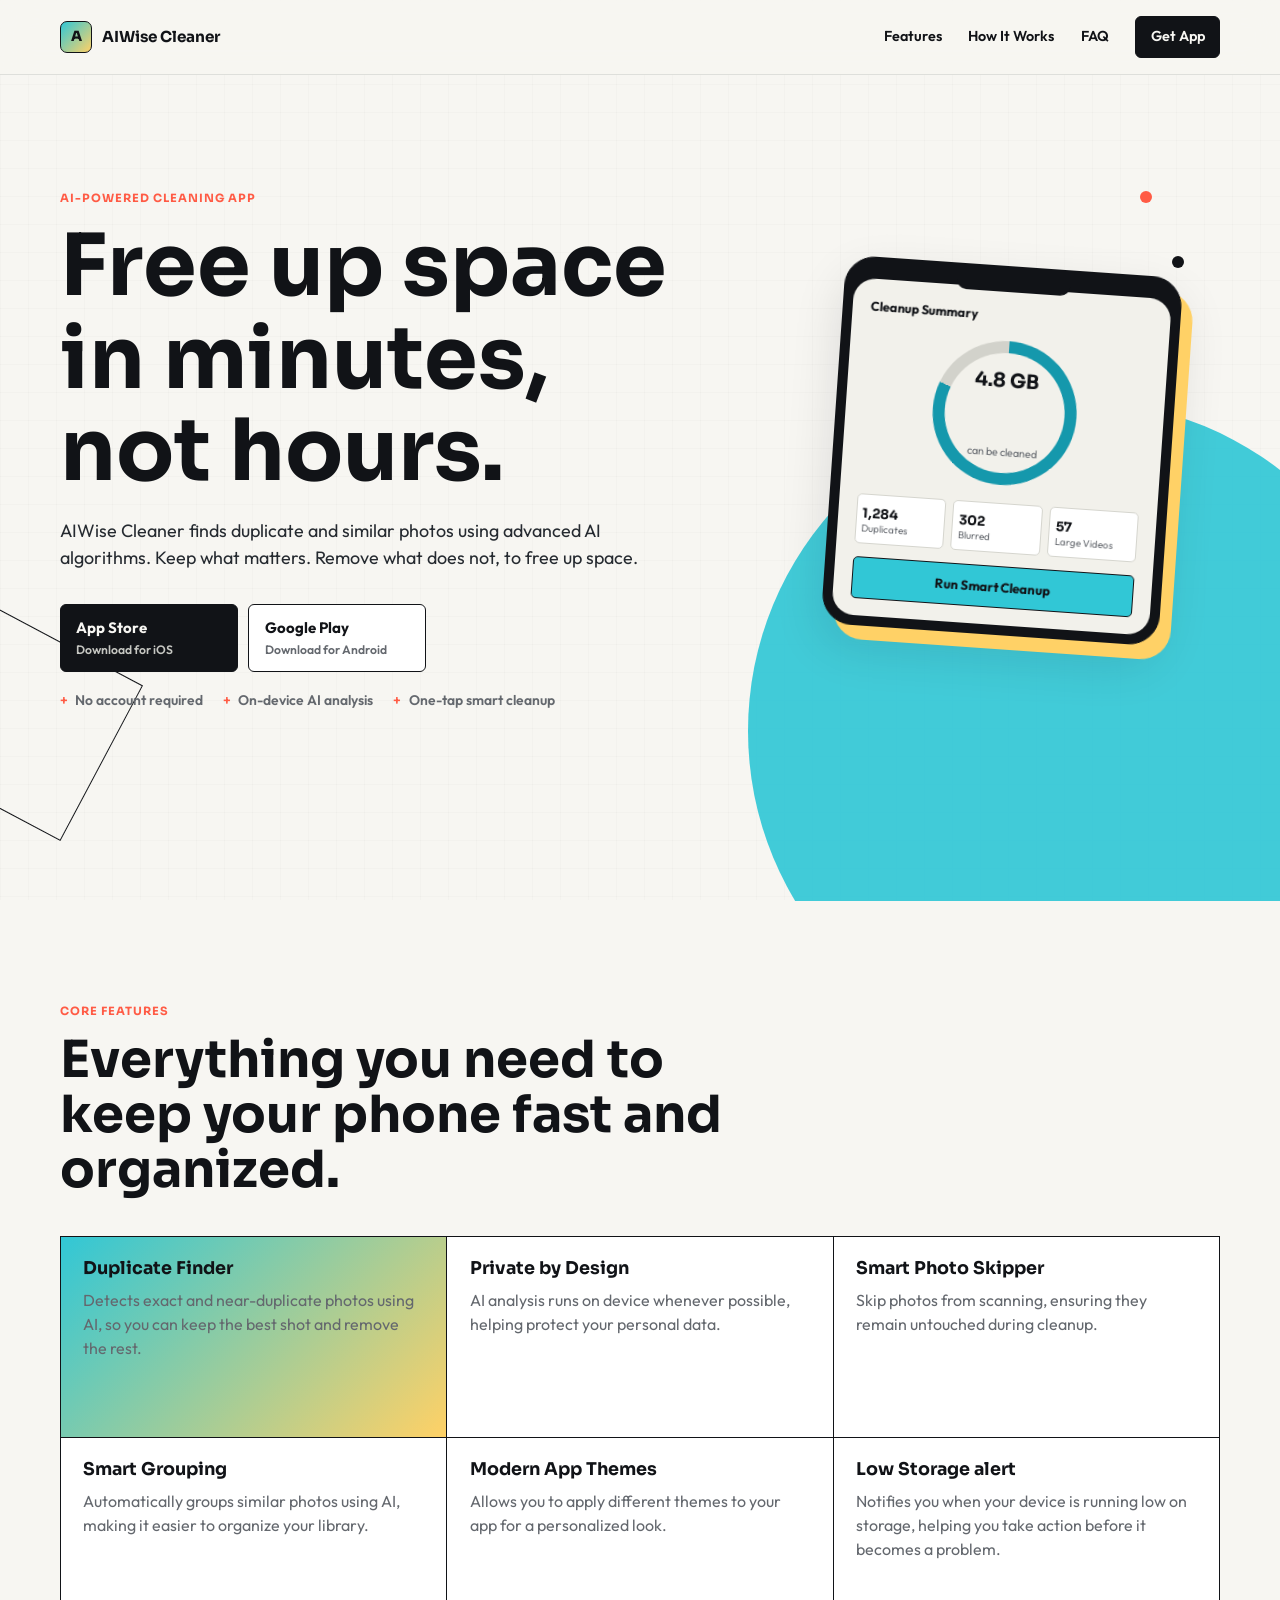
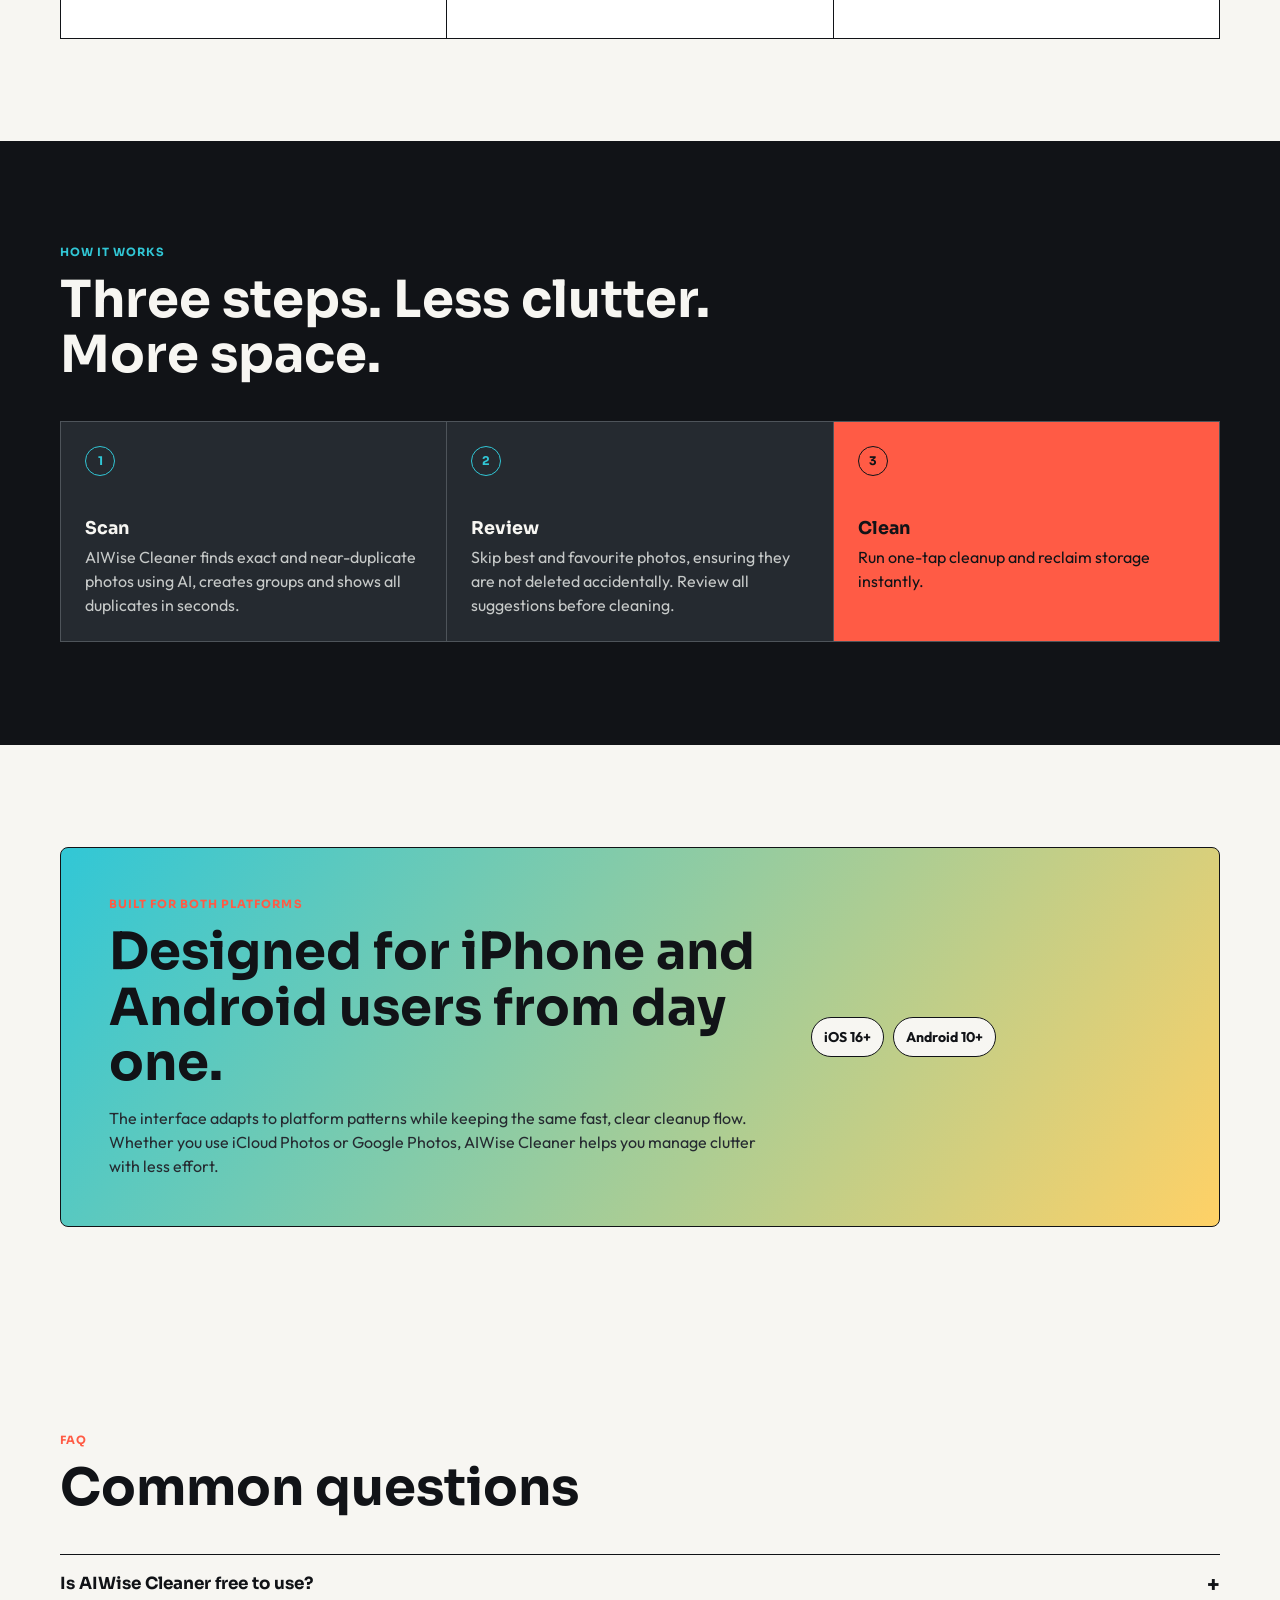
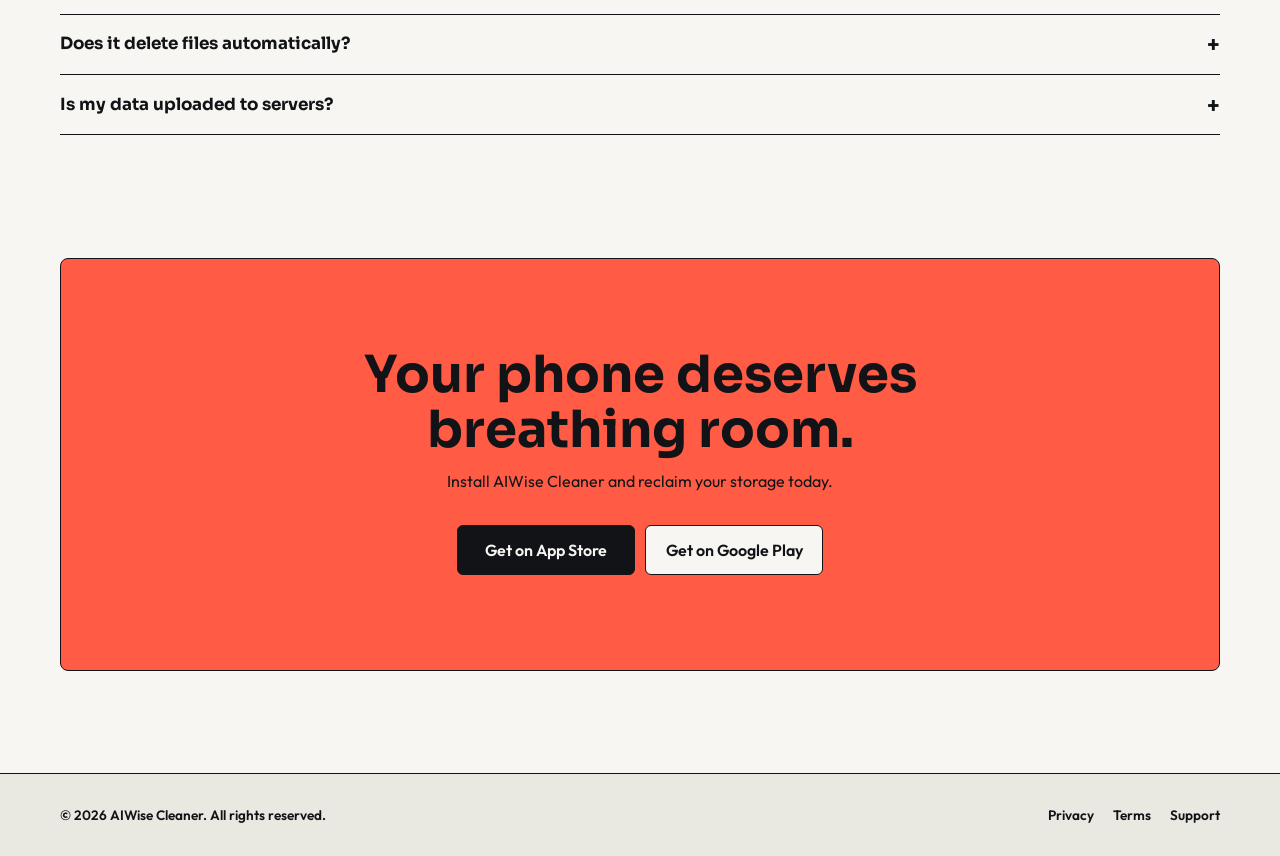
<file: index.html>
<!doctype html>
<html lang="en">
  <head>
    <meta charset="UTF-8" />
    <meta http-equiv="refresh" content="0; url=/AIWiseCleaner/" />
    <meta name="viewport" content="width=device-width, initial-scale=1.0" />
    <title>Redirecting to AIWise Cleaner</title>
    <script>
      window.location.replace(window.location.origin + '/AIWiseCleaner/');
    </script>
  </head>
  <body>
    <p>Redirecting to <a href="/AIWiseCleaner/">AIWise Cleaner</a>...</p>
  </body>
</html>
</file>
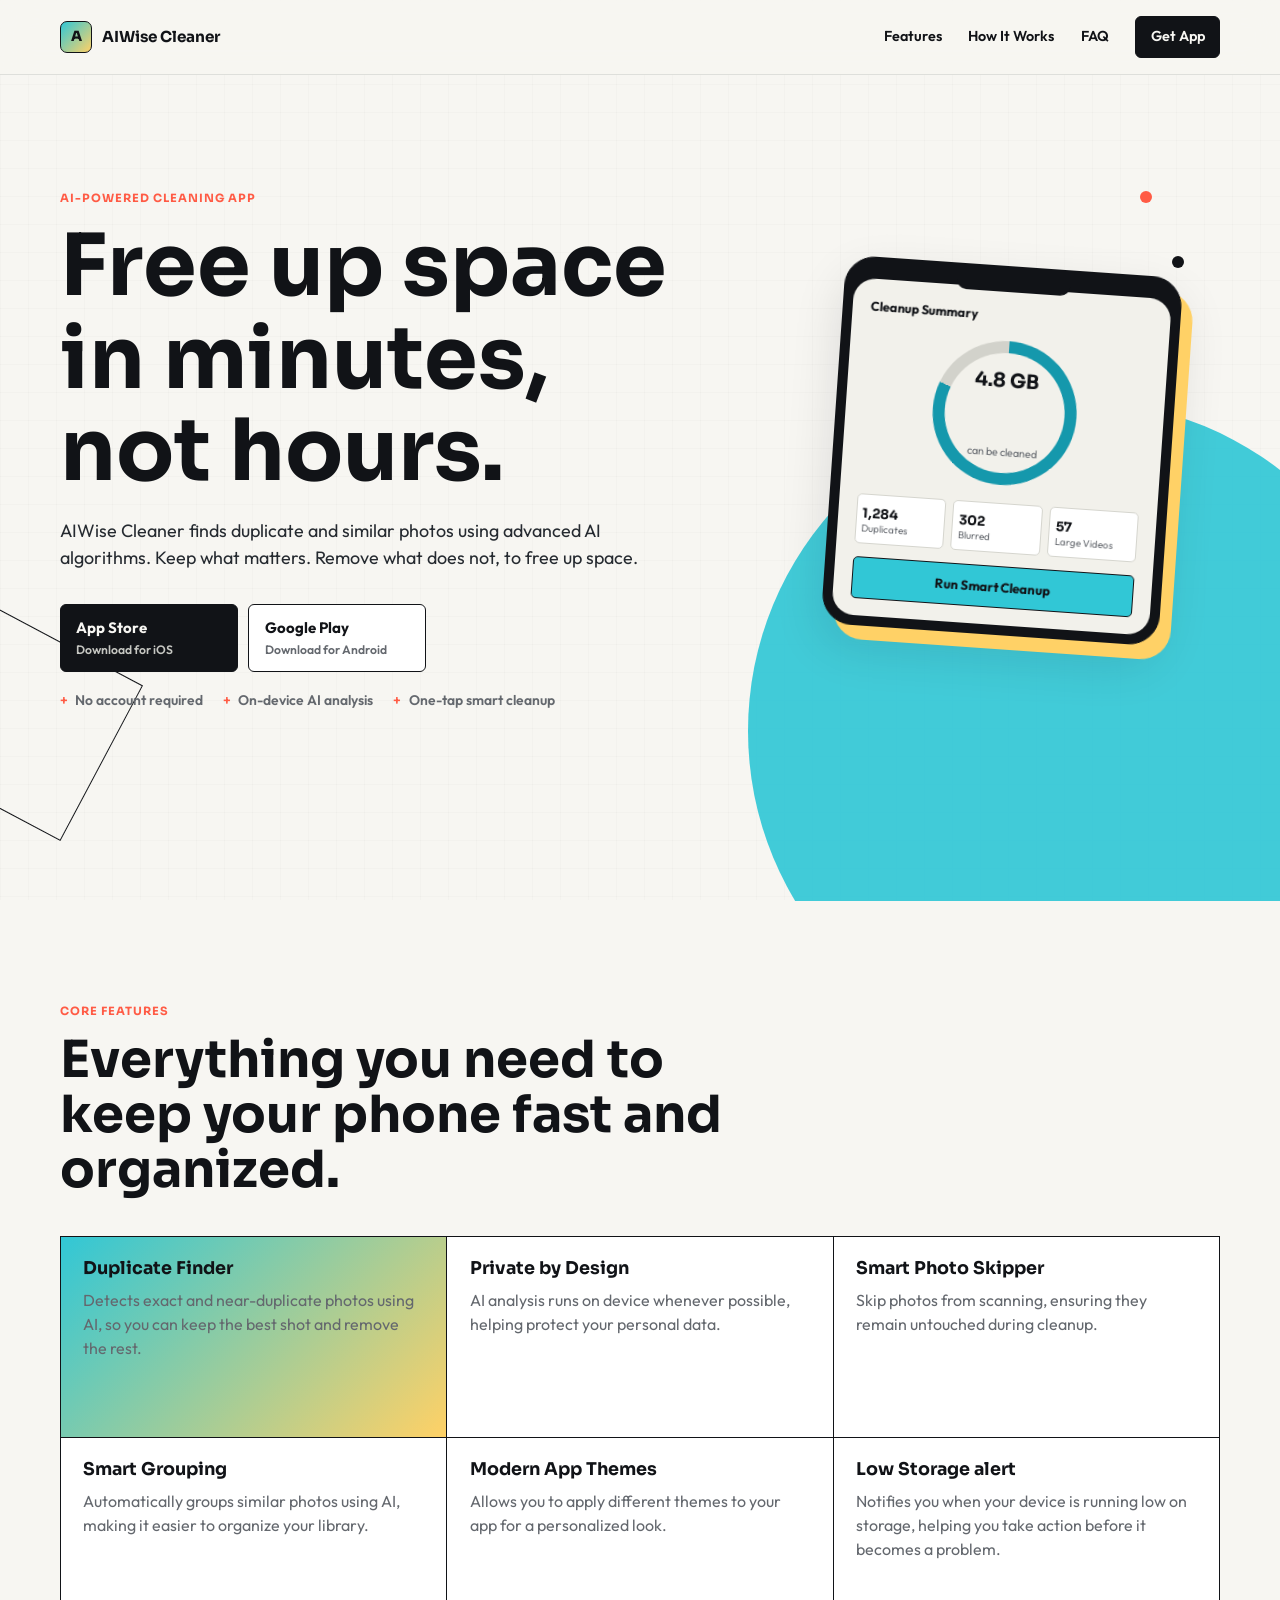
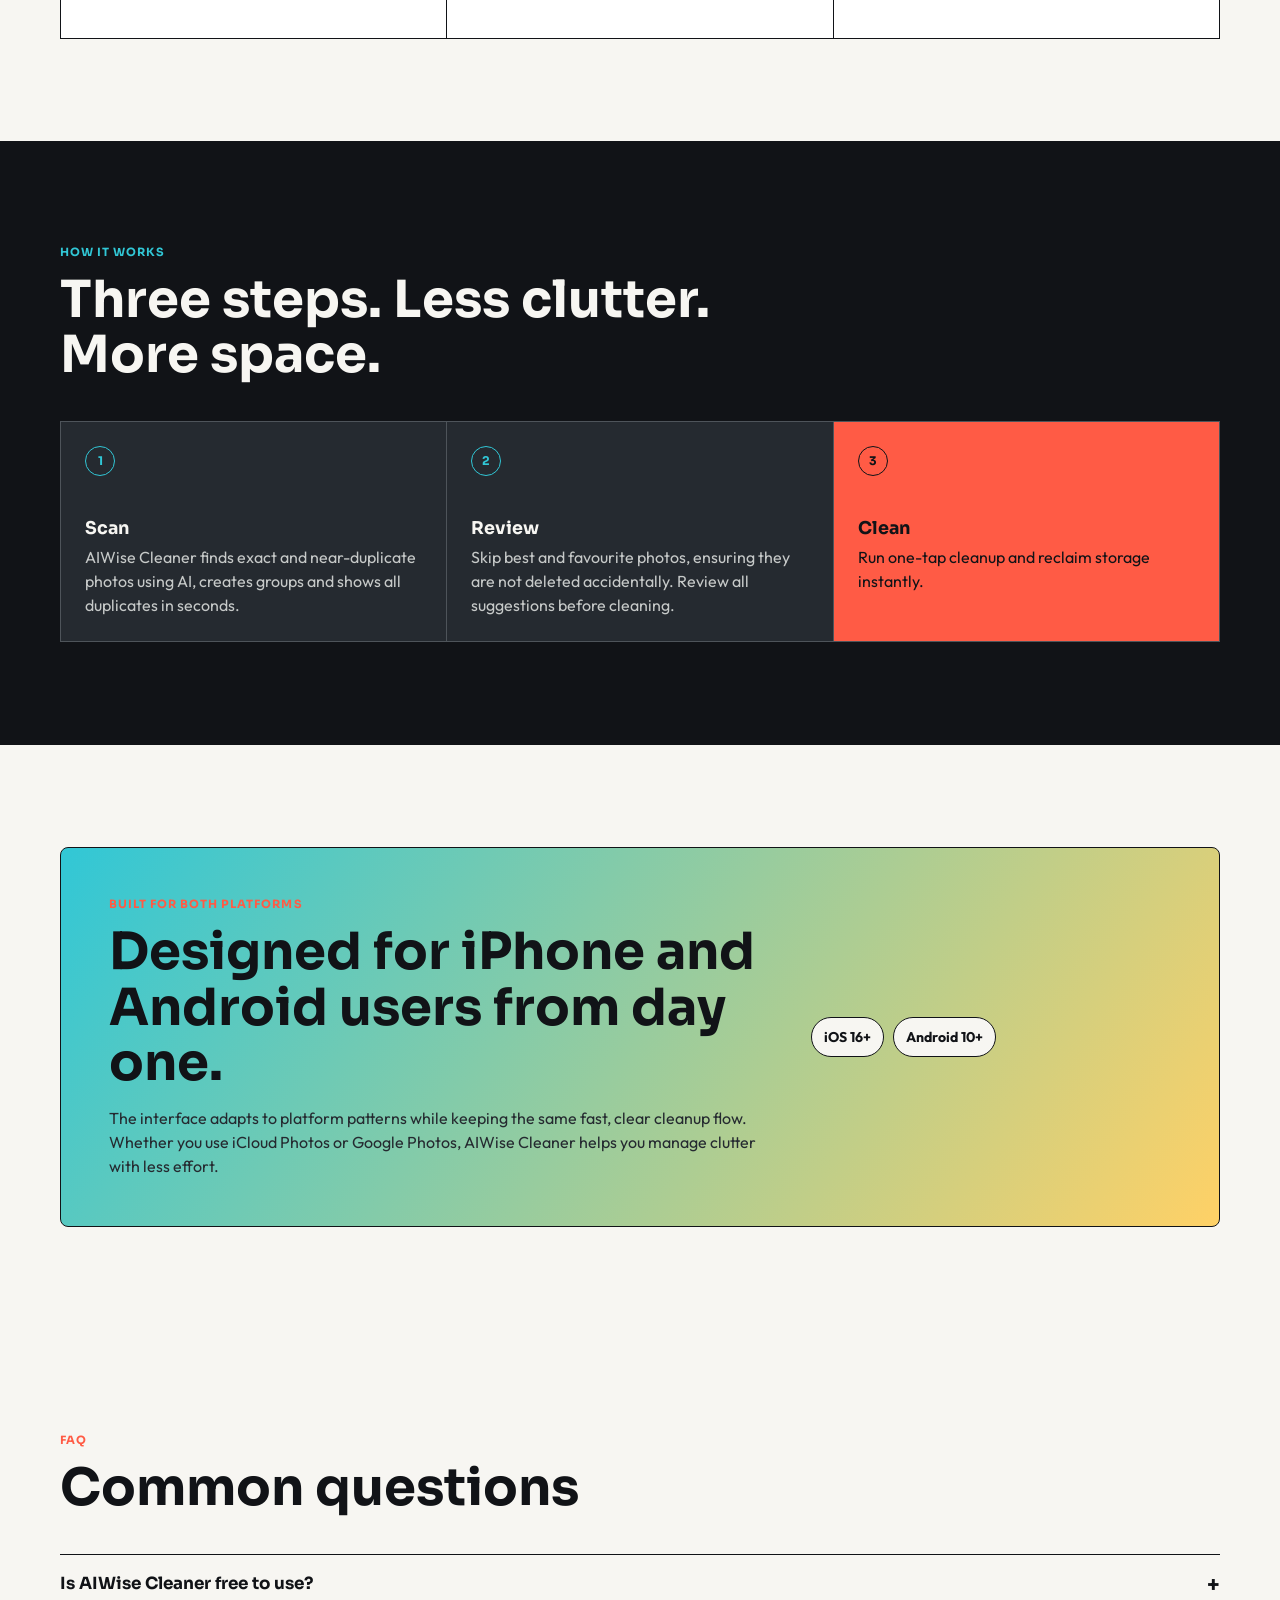
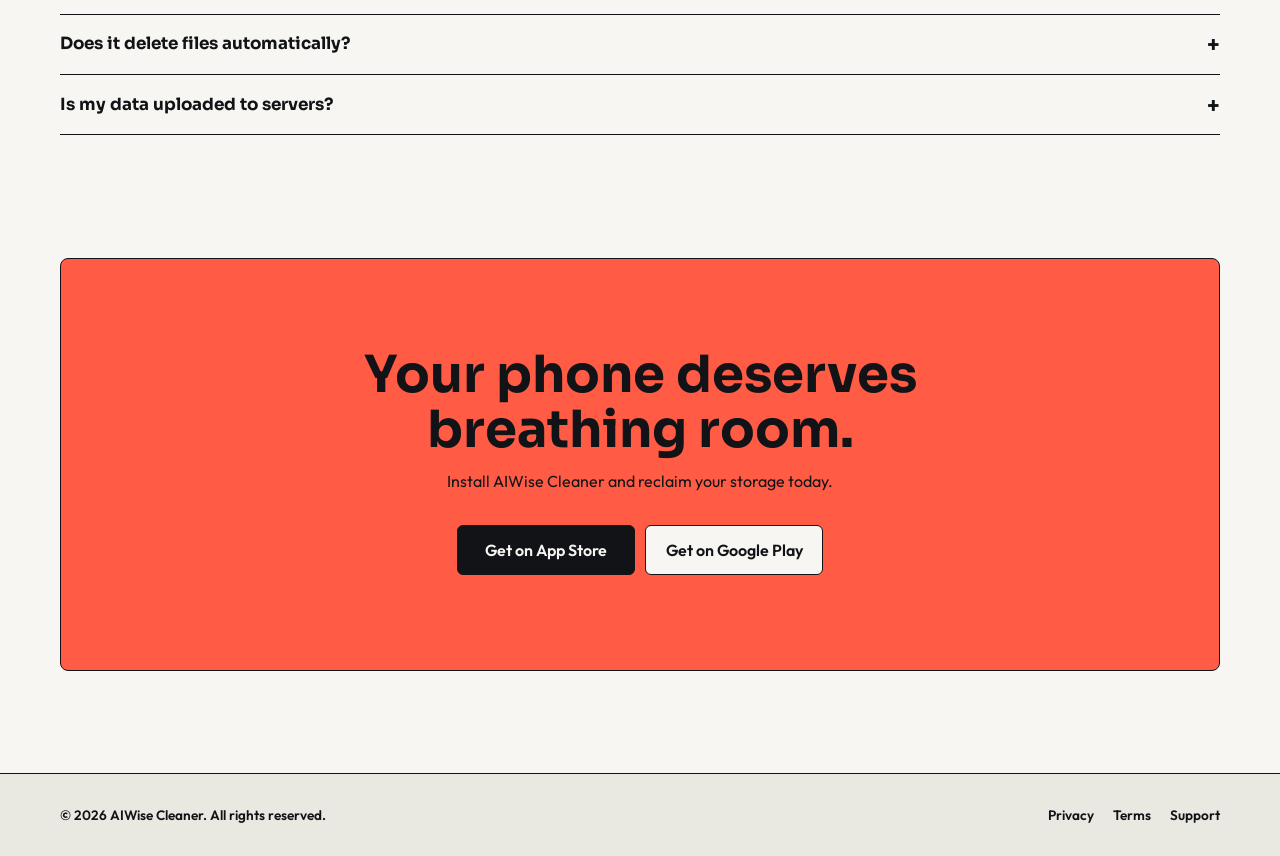
<file: AIWiseCleaner/index.html>
<!doctype html>
<html lang="en">

<head>
  <meta charset="UTF-8" />
  <meta name="viewport" content="width=device-width, initial-scale=1.0" />
  <title>AIWise Cleaner | Smart Phone Cleanup for iOS and Android</title>
  <meta name="description"
    content="AIWise Cleaner removes duplicates, clears junk, and organizes your gallery with private on-device AI for iOS and Android." />
  <meta property="og:title" content="AIWise Cleaner" />
  <meta property="og:description" content="Smart, private, one-tap cleanup for iOS and Android." />
  <meta property="og:type" content="website" />
  <link rel="preconnect" href="https://fonts.googleapis.com" />
  <link rel="preconnect" href="https://fonts.gstatic.com" crossorigin />
  <link
    href="https://fonts.googleapis.com/css2?family=Outfit:wght@300;400;500;600;700;800&family=Sora:wght@500;600;700&display=swap"
    rel="stylesheet" />
  <link rel="stylesheet" href="../styles.css" />
</head>

<body>
  <div class="page-noise"></div>

  <header class="site-header">
    <div class="container nav-wrap">
      <a class="brand" href="#home" aria-label="AIWise Cleaner home">
        <span class="brand-mark">A</span>
        <span class="brand-text">AIWise Cleaner</span>
      </a>

      <button class="menu-toggle" aria-expanded="false" aria-controls="site-nav">
        <span></span>
        <span></span>
        <span></span>
      </button>

      <nav id="site-nav" class="site-nav">
        <a href="#features">Features</a>
        <a href="#how">How It Works</a>
        <a href="#faq">FAQ</a>
        <a class="nav-cta" href="#download">Get App</a>
      </nav>
    </div>
  </header>

  <main id="home">
    <section class="hero">
      <div class="hero-bg-shape hero-bg-shape-1"></div>
      <div class="hero-bg-shape hero-bg-shape-2"></div>

      <div class="container hero-grid">
        <div class="hero-copy reveal">
          <p class="eyebrow">AI-POWERED CLEANING APP</p>
          <h1>Free up space in minutes, not hours.</h1>
          <p class="hero-sub">
            AIWise Cleaner finds duplicate and similar photos using advanced AI algorithms.
            Keep what matters. Remove what does not, to free up space.
          </p>
          <div class="hero-actions" id="download">
            <a class="store-badge primary" href="#" aria-label="Download AIWise Cleaner on the App Store">
              <strong>App Store</strong>
              <span>Download for iOS</span>
            </a>
            <a class="store-badge" href="#" aria-label="Get AIWise Cleaner on Google Play">
              <strong>Google Play</strong>
              <span>Download for Android</span>
            </a>
          </div>
          <ul class="quick-points">
            <li>No account required</li>
            <li>On-device AI analysis</li>
            <li>One-tap smart cleanup</li>
          </ul>
        </div>

        <div class="hero-panel reveal delay-1">
          <div class="phone-mock">
            <div class="phone-notch"></div>
            <div class="phone-screen">
              <p class="screen-title">Cleanup Summary</p>
              <div class="meter-wrap">
                <div class="meter-ring">
                  <span>4.8 GB</span>
                  <small>can be cleaned</small>
                </div>
              </div>
              <div class="screen-stats">
                <div>
                  <strong>1,284</strong>
                  <span>Duplicates</span>
                </div>
                <div>
                  <strong>302</strong>
                  <span>Blurred</span>
                </div>
                <div>
                  <strong>57</strong>
                  <span>Large Videos</span>
                </div>
              </div>
              <button class="screen-button">Run Smart Cleanup</button>
            </div>
          </div>
        </div>
      </div>
    </section>

    <section class="proof strip reveal" hidden="true">
      <div class="container proof-grid">
        <article>
          <strong>2M+</strong>
          <span>devices cleaned</span>
        </article>
        <article>
          <strong>4.9/5</strong>
          <span>average user rating</span>
        </article>
        <article>
          <strong>18TB+</strong>
          <span>storage recovered</span>
        </article>
        <article>
          <strong>iOS + Android</strong>
          <span>full platform support</span>
        </article>
      </div>
    </section>

    <section class="features section" id="features">
      <div class="container">
        <div class="section-head reveal">
          <p class="eyebrow">CORE FEATURES</p>
          <h2>Everything you need to keep your phone fast and organized.</h2>
        </div>

        <div class="feature-grid">
          <article class="feature-card reveal">
            <h3>Duplicate Finder</h3>
            <p>Detects exact and near-duplicate photos using AI, so you can keep the best shot and remove the rest.</p>
          </article>
          <article class="feature-card reveal delay-1" hidden="true">
            <h3>Screenshot Sweep</h3>
            <p>Collects old screenshots, receipts, and random captures into one easy cleanup view.</p>
          </article>
          <article class="feature-card reveal delay-2" hidden="true">
            <h3>Large File Scanner</h3>
            <p>Finds oversized videos and downloads that quietly eat your storage every week.</p>
          </article>
          <article class="feature-card reveal" hidden="true">
            <h3>Contact Cleanup</h3>
            <p>Merge duplicate contacts and remove incomplete entries with confidence and backups.</p>
          </article>
          <article class="feature-card reveal delay-1">
            <h3>Private by Design</h3>
            <p>AI analysis runs on device whenever possible, helping protect your personal data.</p>
          </article>
          <article class="feature-card reveal delay-2">
            <h3>Smart Photo Skipper</h3>
            <p>Skip photos from scanning, ensuring they remain untouched during cleanup.</p>
          </article>
          <article class="feature-card reveal delay-2">
            <h3>Smart Grouping</h3>
            <p>Automatically groups similar photos using AI, making it easier to organize your library.</p>
          </article>

          <article class="feature-card reveal delay-2">
            <h3>Modern App Themes</h3>
            <p>Allows you to apply different themes to your app for a personalized look.</p>
          </article>

          <article class="feature-card reveal delay-2">
            <h3>Low Storage alert</h3>
            <p>Notifies you when your device is running low on storage, helping you take action before it becomes a
              problem.</p>
          </article>
        </div>
      </div>
    </section>

    <section class="how section" id="how">
      <div class="container">
        <div class="section-head reveal">
          <p class="eyebrow">HOW IT WORKS</p>
          <h2>Three steps. Less clutter. More space.</h2>
        </div>

        <div class="steps">
          <article class="step reveal">
            <span class="step-num">1</span>
            <h3>Scan</h3>
            <p>AIWise Cleaner finds exact and near-duplicate photos using AI, creates groups and shows all duplicates in
              seconds.</p>
          </article>
          <article class="step reveal delay-1">
            <span class="step-num">2</span>
            <h3>Review</h3>
            <p>Skip best and favourite photos, ensuring they are not deleted accidentally.
              Review all suggestions before cleaning.</p>
          </article>
          <article class="step reveal delay-2">
            <span class="step-num">3</span>
            <h3>Clean</h3>
            <p>Run one-tap cleanup and reclaim storage instantly.</p>
          </article>
        </div>
      </div>
    </section>

    <section class="platform section">
      <div class="container platform-wrap reveal">
        <div>
          <p class="eyebrow">BUILT FOR BOTH PLATFORMS</p>
          <h2>Designed for iPhone and Android users from day one.</h2>
          <p>
            The interface adapts to platform patterns while keeping the same fast, clear cleanup flow.
            Whether you use iCloud Photos or Google Photos, AIWise Cleaner helps you manage clutter with less effort.
          </p>
        </div>
        <div class="platform-chips">
          <span>iOS 16+</span>
          <span>Android 10+</span>
          <span hidden="true">Secure Deletion</span>
          <span hidden="true">Weekly Reports</span>
        </div>
      </div>
    </section>

    <section class="testimonials section" hidden="true">
      <div class="container">
        <div class="section-head reveal">
          <p class="eyebrow">USER LOVE</p>
          <h2>What early users say</h2>
        </div>

        <div class="quote-grid">
          <blockquote class="quote reveal">
            "I freed 12GB on my phone in one cleanup. The app feels shockingly simple."
            <cite>Priya K. - iOS</cite>
          </blockquote>
          <blockquote class="quote reveal delay-1">
            "Best part is the review mode. I trust it because I can quickly check before deleting."
            <cite>Marco V. - Android</cite>
          </blockquote>
          <blockquote class="quote reveal delay-2">
            "My gallery used to be chaos. AIWise grouped everything so I could clean in 5 minutes."
            <cite>Lena R. - iOS</cite>
          </blockquote>
        </div>
      </div>
    </section>

    <section class="faq section" id="faq">
      <div class="container">
        <div class="section-head reveal">
          <p class="eyebrow">FAQ</p>
          <h2>Common questions</h2>
        </div>

        <div class="faq-list">
          <article class="faq-item reveal">
            <button class="faq-question" aria-expanded="false">
              Is AIWise Cleaner free to use?
            </button>
            <div class="faq-answer">
              <p>
                Yes. Trial is free, after which a paid subscription is required.
              </p>
            </div>
          </article>

          <article class="faq-item reveal delay-1">
            <button class="faq-question" aria-expanded="false">
              Does it delete files automatically?
            </button>
            <div class="faq-answer">
              <p>
                No. You always review suggestions first, then confirm what to remove.
              </p>
            </div>
          </article>

          <article class="faq-item reveal delay-2">
            <button class="faq-question" aria-expanded="false">
              Is my data uploaded to servers?
            </button>
            <div class="faq-answer">
              <p>
                AIWise Cleaner runs purely on-device and no data is uploaded to any servers. Your privacy is our
                priority.
              </p>
            </div>
          </article>
        </div>
      </div>
    </section>

    <section class="final-cta section">
      <div class="container cta-wrap reveal">
        <h2>Your phone deserves breathing room.</h2>
        <p>Install AIWise Cleaner and reclaim your storage today.</p>
        <div class="hero-actions">
          <a class="store-badge primary" href="#">Get on App Store</a>
          <a class="store-badge" href="#">Get on Google Play</a>
        </div>
      </div>
    </section>
  </main>

  <footer class="site-footer">
    <div class="container footer-wrap">
      <span>© <span id="year"></span> AIWise Cleaner. All rights reserved.</span>
      <nav>
        <a href="privacy.html">Privacy</a>
        <a href="terms.html">Terms</a>
        <a href="mailto:support@nextstepailabs.com">Support</a>
      </nav>
    </div>
  </footer>

  <script src="../script.js"></script>
</body>

</html>
</file>
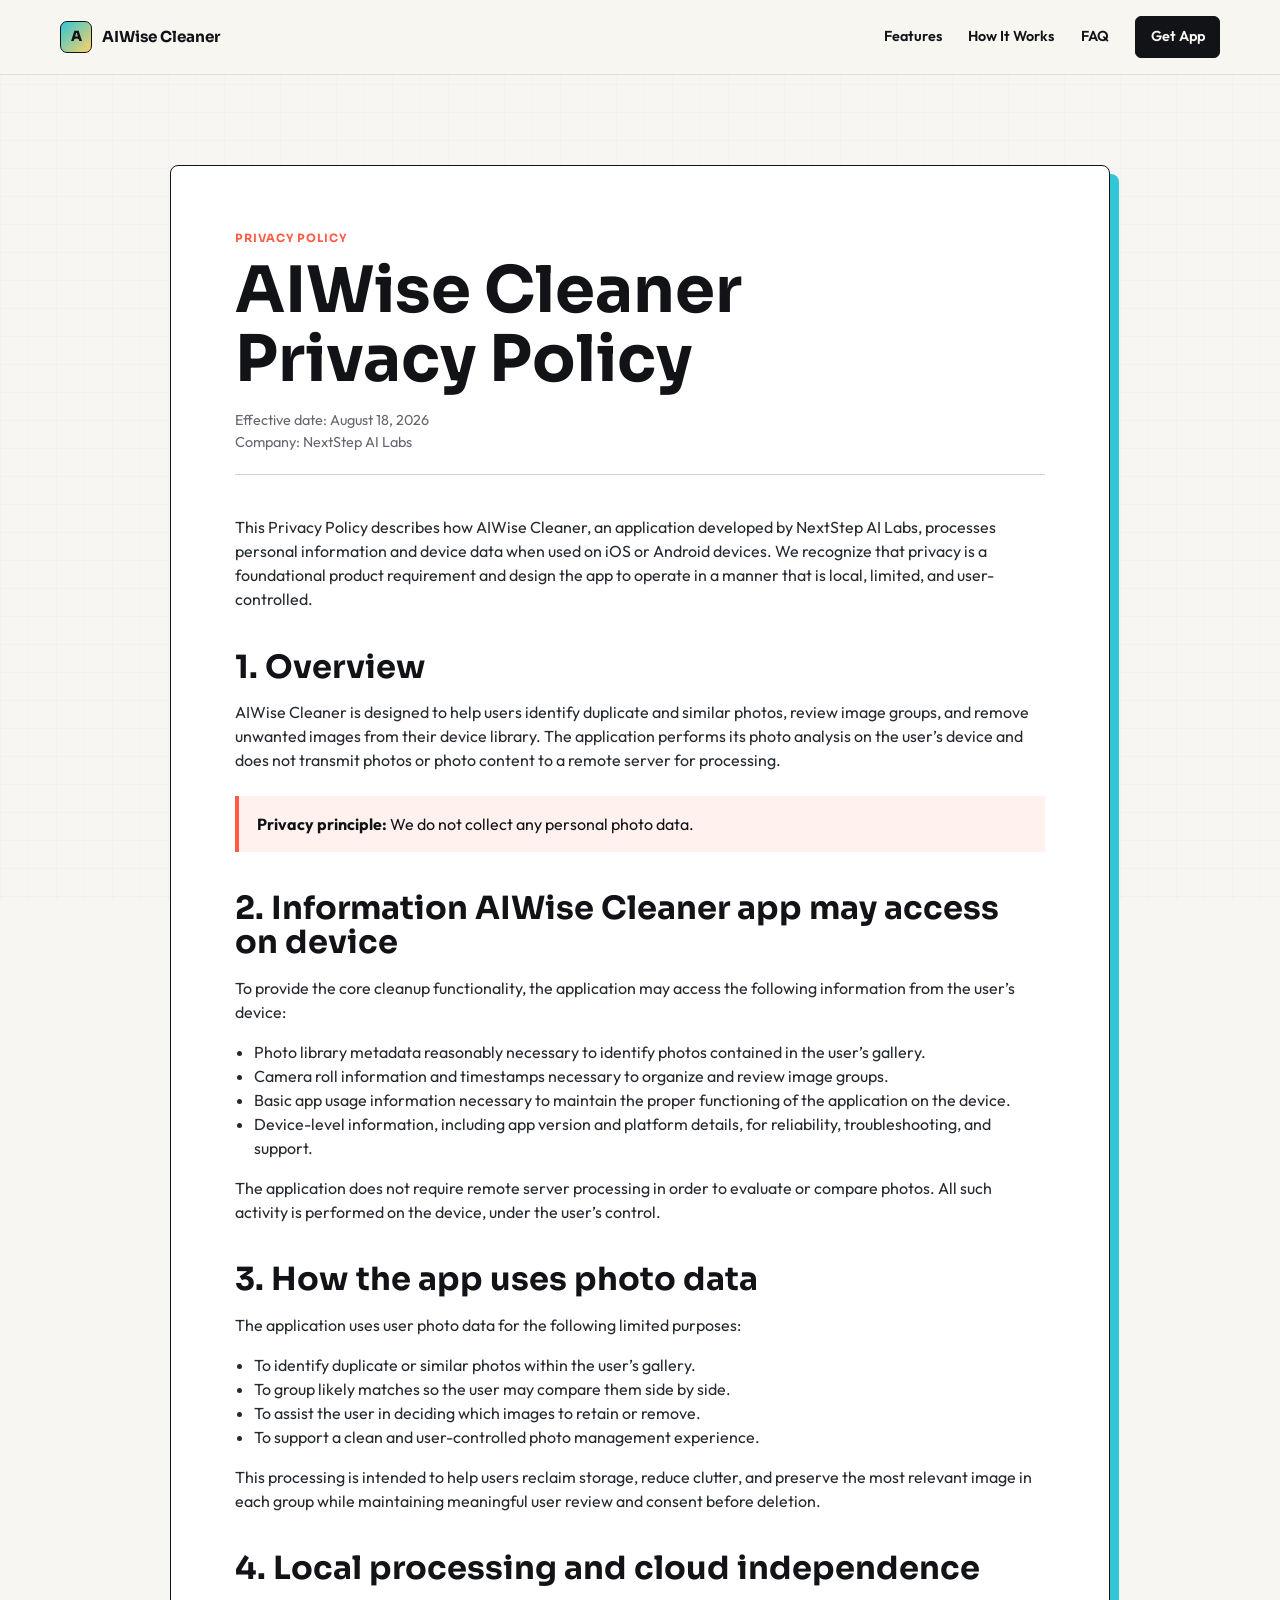
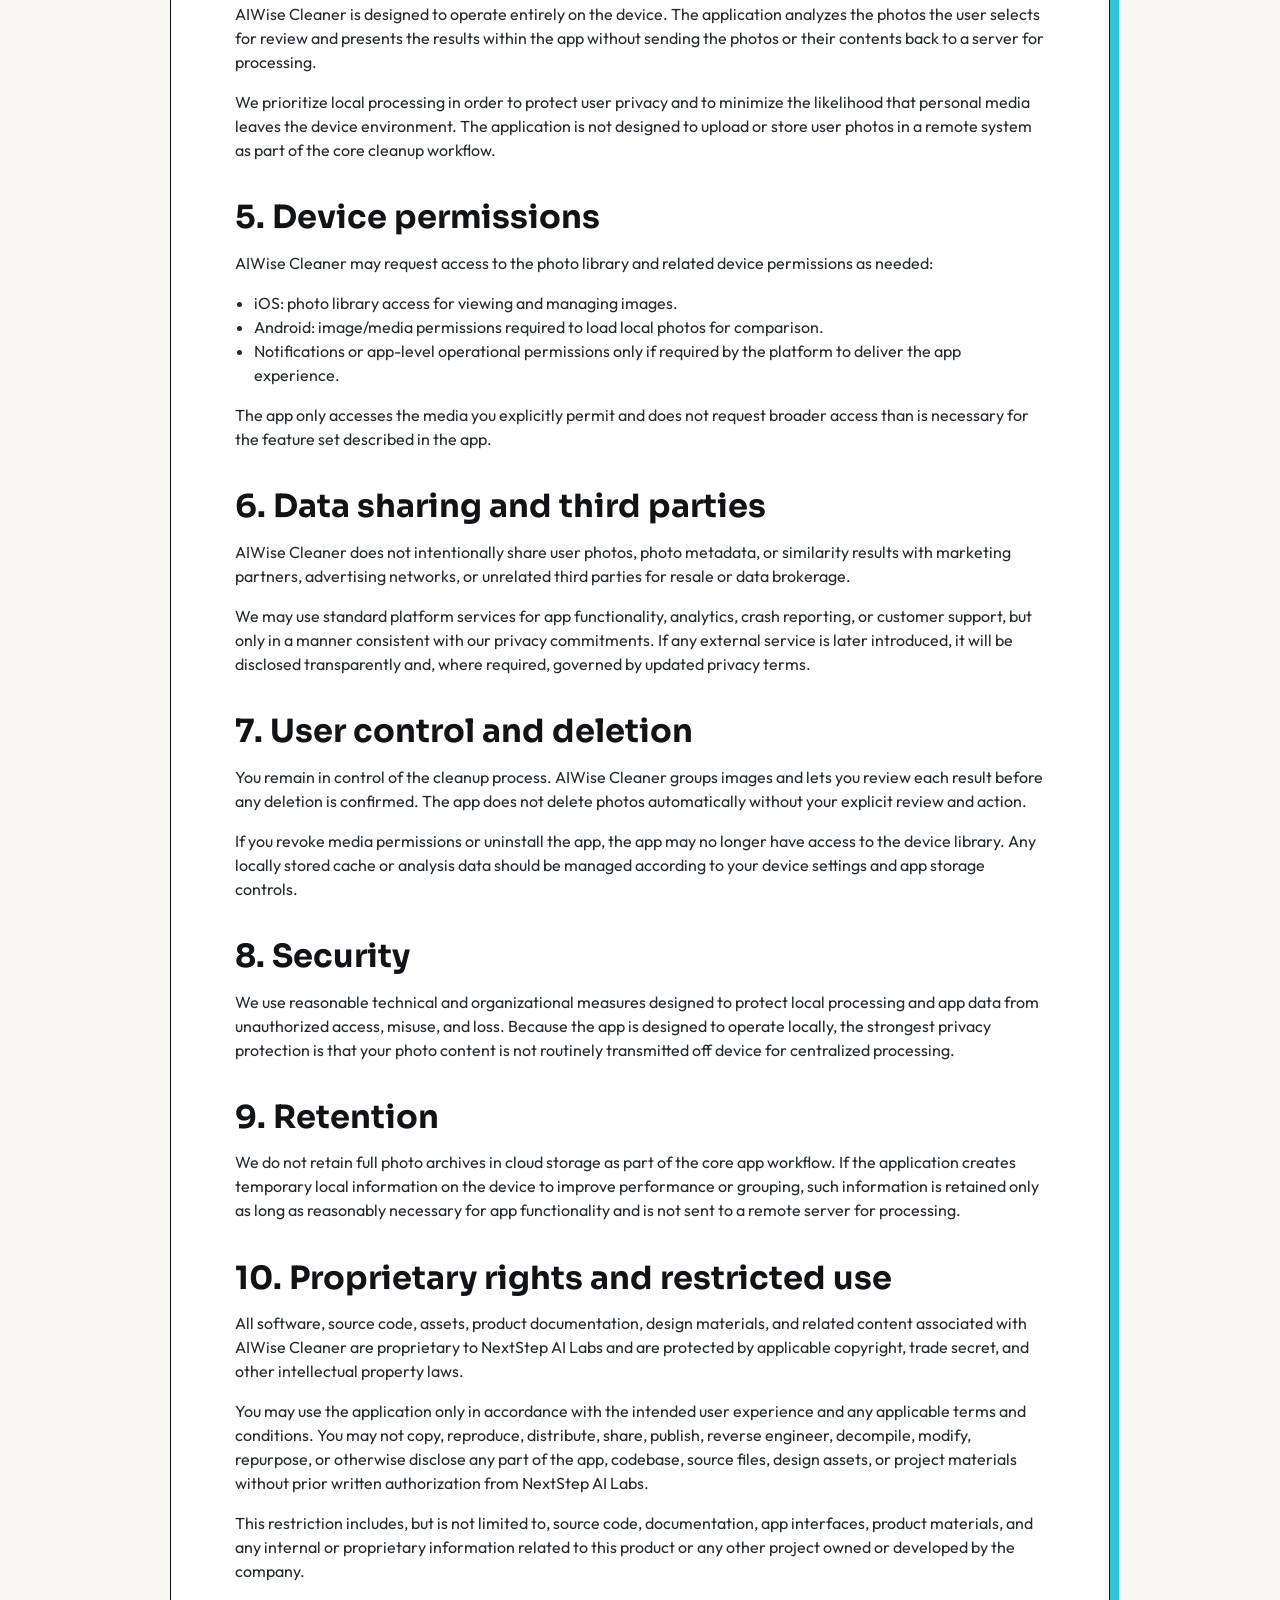
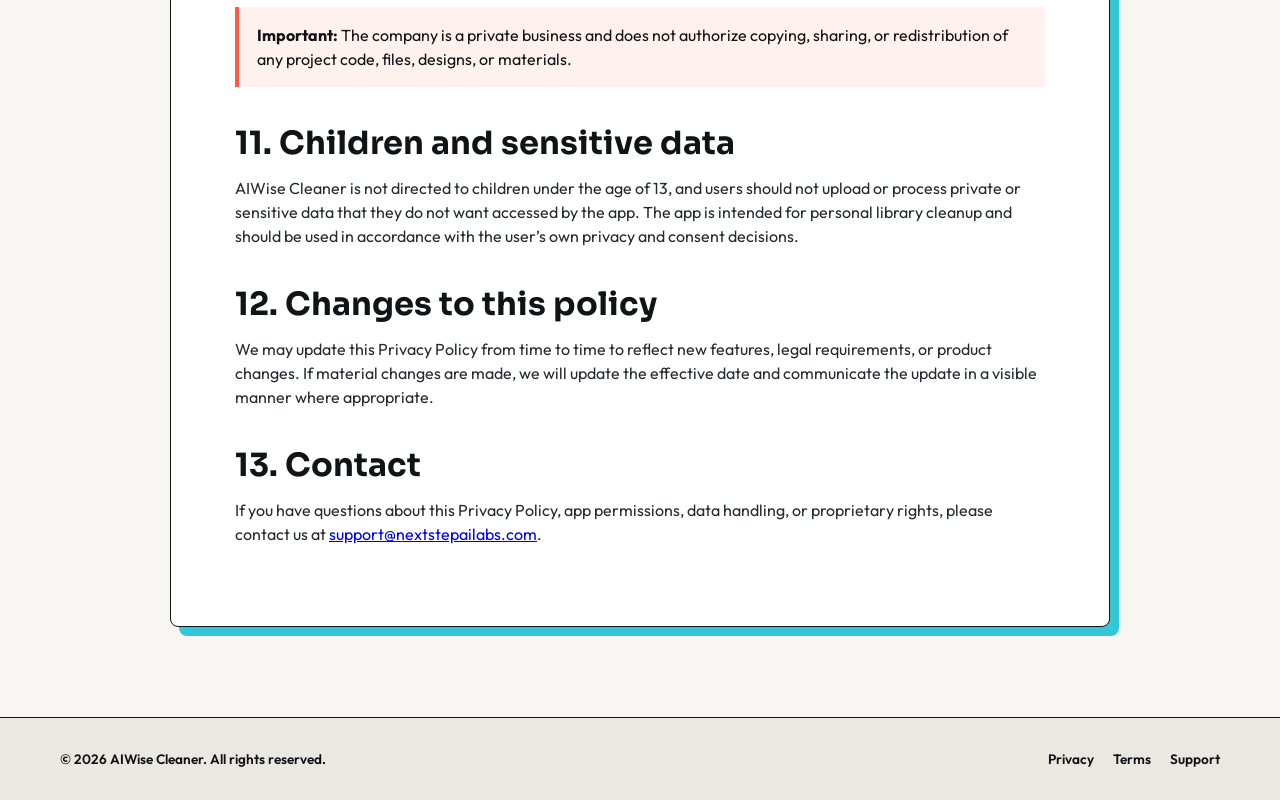
<file: privacy.html>
<!doctype html>
<html lang="en">
  <head>
    <meta charset="UTF-8" />
    <meta name="viewport" content="width=device-width, initial-scale=1.0" />
    <title>Privacy Policy | AIWise Cleaner</title>
    <meta
      name="description"
      content="Privacy policy for AIWise Cleaner, including on-device photo analysis, permissions, data handling, and proprietary software protections."
    />
    <link rel="preconnect" href="https://fonts.googleapis.com" />
    <link rel="preconnect" href="https://fonts.gstatic.com" crossorigin />
    <link
      href="https://fonts.googleapis.com/css2?family=Outfit:wght@300;400;500;600;700;800&family=Sora:wght@500;600;700&display=swap"
      rel="stylesheet"
    />
    <link rel="stylesheet" href="../styles.css" />
  </head>
  <body>
    <div class="page-noise"></div>

    <header class="site-header">
      <div class="container nav-wrap">
        <a class="brand" href="/AIWiseCleaner/" aria-label="AIWise Cleaner home">
          <span class="brand-mark">A</span>
          <span class="brand-text">AIWise Cleaner</span>
        </a>

        <nav id="site-nav" class="site-nav">
          <a href="/AIWiseCleaner/#features">Features</a>
          <a href="/AIWiseCleaner/#how">How It Works</a>
          <a href="/AIWiseCleaner/#faq">FAQ</a>
          <a class="nav-cta" href="/AIWiseCleaner/#download">Get App</a>
        </nav>
      </div>
    </header>

    <main class="policy-shell">
      <div class="container">
        <article class="policy-card">
          <p class="eyebrow">PRIVACY POLICY</p>
          <h1>AIWise Cleaner Privacy Policy</h1>
          <div class="policy-meta">
            Effective date: August 18, 2026<br />
            Company: NextStep AI Labs
          </div>

          <div class="policy-article">
            <p>
              This Privacy Policy describes how AIWise Cleaner, an application developed by NextStep AI Labs,
              processes personal information and device data when used on iOS or Android devices. We recognize
              that privacy is a foundational product requirement and design the app to operate in a manner that is
              local, limited, and user-controlled.
            </p>

            <h2>1. Overview</h2>
            <p>
              AIWise Cleaner is designed to help users identify duplicate and similar photos, review image groups,
              and remove unwanted images from their device library. The application performs its photo analysis on
              the user’s device and does not transmit photos or photo content to a remote server for processing.
            </p>

            <div class="callout">
              <strong>Privacy principle:</strong> We do not collect any personal photo data.
            </div>

            <h2>2. Information AIWise Cleaner app may access on device </h2>
            <p>To provide the core cleanup functionality, the application may access the following information from the user’s device:</p>
            <ul>
              <li>Photo library metadata reasonably necessary to identify photos contained in the user’s gallery.</li>
              <li>Camera roll information and timestamps necessary to organize and review image groups.</li>
              <li>Basic app usage information necessary to maintain the proper functioning of the application on the device.</li>
              <li>Device-level information, including app version and platform details, for reliability, troubleshooting, and support.</li>
            </ul>
            <p>
              The application does not require remote server processing in order to evaluate or compare photos. All
              such activity is performed on the device, under the user’s control.
            </p>

            <h2>3. How the app uses photo data</h2>
            <p>The application uses user photo data for the following limited purposes:</p>
            <ul>
              <li>To identify duplicate or similar photos within the user’s gallery.</li>
              <li>To group likely matches so the user may compare them side by side.</li>
              <li>To assist the user in deciding which images to retain or remove.</li>
              <li>To support a clean and user-controlled photo management experience.</li>
            </ul>
            <p>
              This processing is intended to help users reclaim storage, reduce clutter, and preserve the most
              relevant image in each group while maintaining meaningful user review and consent before deletion.
            </p>

            <h2>4. Local processing and cloud independence</h2>
            <p>
              AIWise Cleaner is designed to operate entirely on the device. The application analyzes the photos the
              user selects for review and presents the results within the app without sending the photos or their
              contents back to a server for processing.
            </p>
            <p>
              We prioritize local processing in order to protect user privacy and to minimize the likelihood that
              personal media leaves the device environment. The application is not designed to upload or store user
              photos in a remote system as part of the core cleanup workflow.
            </p>

            <h2>5. Device permissions</h2>
            <p>AIWise Cleaner may request access to the photo library and related device permissions as needed:</p>
            <ul>
              <li>iOS: photo library access for viewing and managing images.</li>
              <li>Android: image/media permissions required to load local photos for comparison.</li>
              <li>Notifications or app-level operational permissions only if required by the platform to deliver the app experience.</li>
            </ul>
            <p>
              The app only accesses the media you explicitly permit and does not request broader access than is
              necessary for the feature set described in the app.
            </p>

            <h2>6. Data sharing and third parties</h2>
            <p>
              AIWise Cleaner does not intentionally share user photos, photo metadata, or similarity results with
              marketing partners, advertising networks, or unrelated third parties for resale or data brokerage.
            </p>
            <p>
              We may use standard platform services for app functionality, analytics, crash reporting, or customer
              support, but only in a manner consistent with our privacy commitments. If any external service is later
              introduced, it will be disclosed transparently and, where required, governed by updated privacy terms.
            </p>

            <h2>7. User control and deletion</h2>
            <p>
              You remain in control of the cleanup process. AIWise Cleaner groups images and lets you review each
              result before any deletion is confirmed. The app does not delete photos automatically without your
              explicit review and action.
            </p>
            <p>
              If you revoke media permissions or uninstall the app, the app may no longer have access to the
              device library. Any locally stored cache or analysis data should be managed according to your device
              settings and app storage controls.
            </p>

            <h2>8. Security</h2>
            <p>
              We use reasonable technical and organizational measures designed to protect local processing and app
              data from unauthorized access, misuse, and loss. Because the app is designed to operate locally, the
              strongest privacy protection is that your photo content is not routinely transmitted off device for
              centralized processing.
            </p>

            <h2>9. Retention</h2>
            <p>
              We do not retain full photo archives in cloud storage as part of the core app workflow. If the
              application creates temporary local information on the device to improve performance or grouping, such
              information is retained only as long as reasonably necessary for app functionality and is not sent to a
              remote server for processing.
            </p>

            <h2>10. Proprietary rights and restricted use</h2>
            <p>
              All software, source code, assets, product documentation, design materials, and related content
              associated with AIWise Cleaner are proprietary to NextStep AI Labs and are protected by applicable
              copyright, trade secret, and other intellectual property laws.
            </p>
            <p>
              You may use the application only in accordance with the intended user experience and any applicable
              terms and conditions. You may not copy, reproduce, distribute, share, publish, reverse engineer,
              decompile, modify, repurpose, or otherwise disclose any part of the app, codebase, source files,
              design assets, or project materials without prior written authorization from NextStep AI Labs.
            </p>
            <p>
              This restriction includes, but is not limited to, source code, documentation, app interfaces,
              product materials, and any internal or proprietary information related to this product or any other
              project owned or developed by the company.
            </p>
            <div class="callout">
              <strong>Important:</strong> The company is a private business and does not authorize copying, sharing, or redistribution of any project code, files, designs, or materials.
            </div>

            <h2>11. Children and sensitive data</h2>
            <p>
              AIWise Cleaner is not directed to children under the age of 13, and users should not upload or process
              private or sensitive data that they do not want accessed by the app. The app is intended for personal
              library cleanup and should be used in accordance with the user’s own privacy and consent decisions.
            </p>

            <h2>12. Changes to this policy</h2>
            <p>
              We may update this Privacy Policy from time to time to reflect new features, legal requirements, or
              product changes. If material changes are made, we will update the effective date and communicate the
              update in a visible manner where appropriate.
            </p>

            <h2>13. Contact</h2>
            <p>
              If you have questions about this Privacy Policy, app permissions, data handling, or proprietary rights,
              please contact us at <a href="mailto:support@nextstepailabs.com">support@nextstepailabs.com</a>.
            </p>
          </div>
        </article>
      </div>
    </main>

    <footer class="site-footer">
      <div class="container footer-wrap">
        <span>© <span id="year"></span> AIWise Cleaner. All rights reserved.</span>
        <nav>
          <a href="/AIWiseCleaner/privacy.html">Privacy</a>
          <a href="#">Terms</a>
          <a href="mailto:support@nextstepailabs.com">Support</a>
        </nav>
      </div>
    </footer>

    <script src="../script.js"></script>
  </body>
</html>
</file>
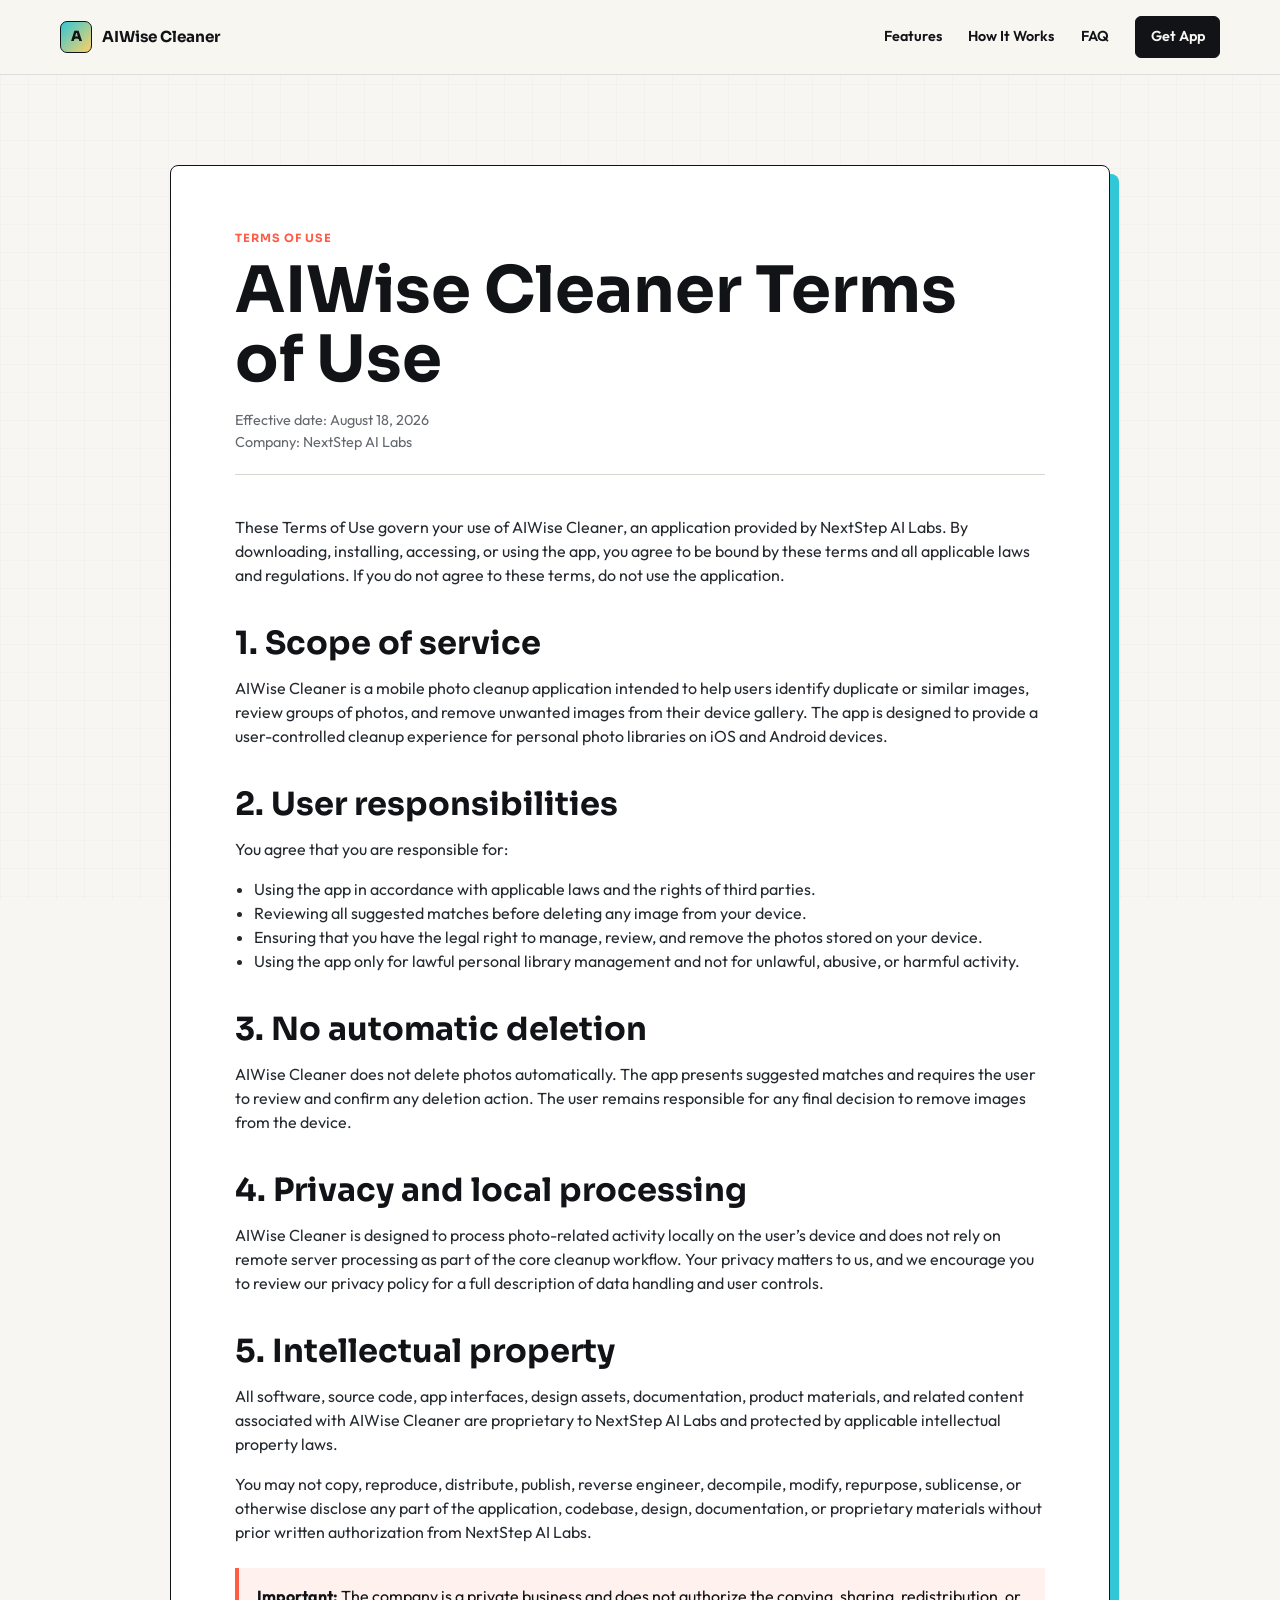
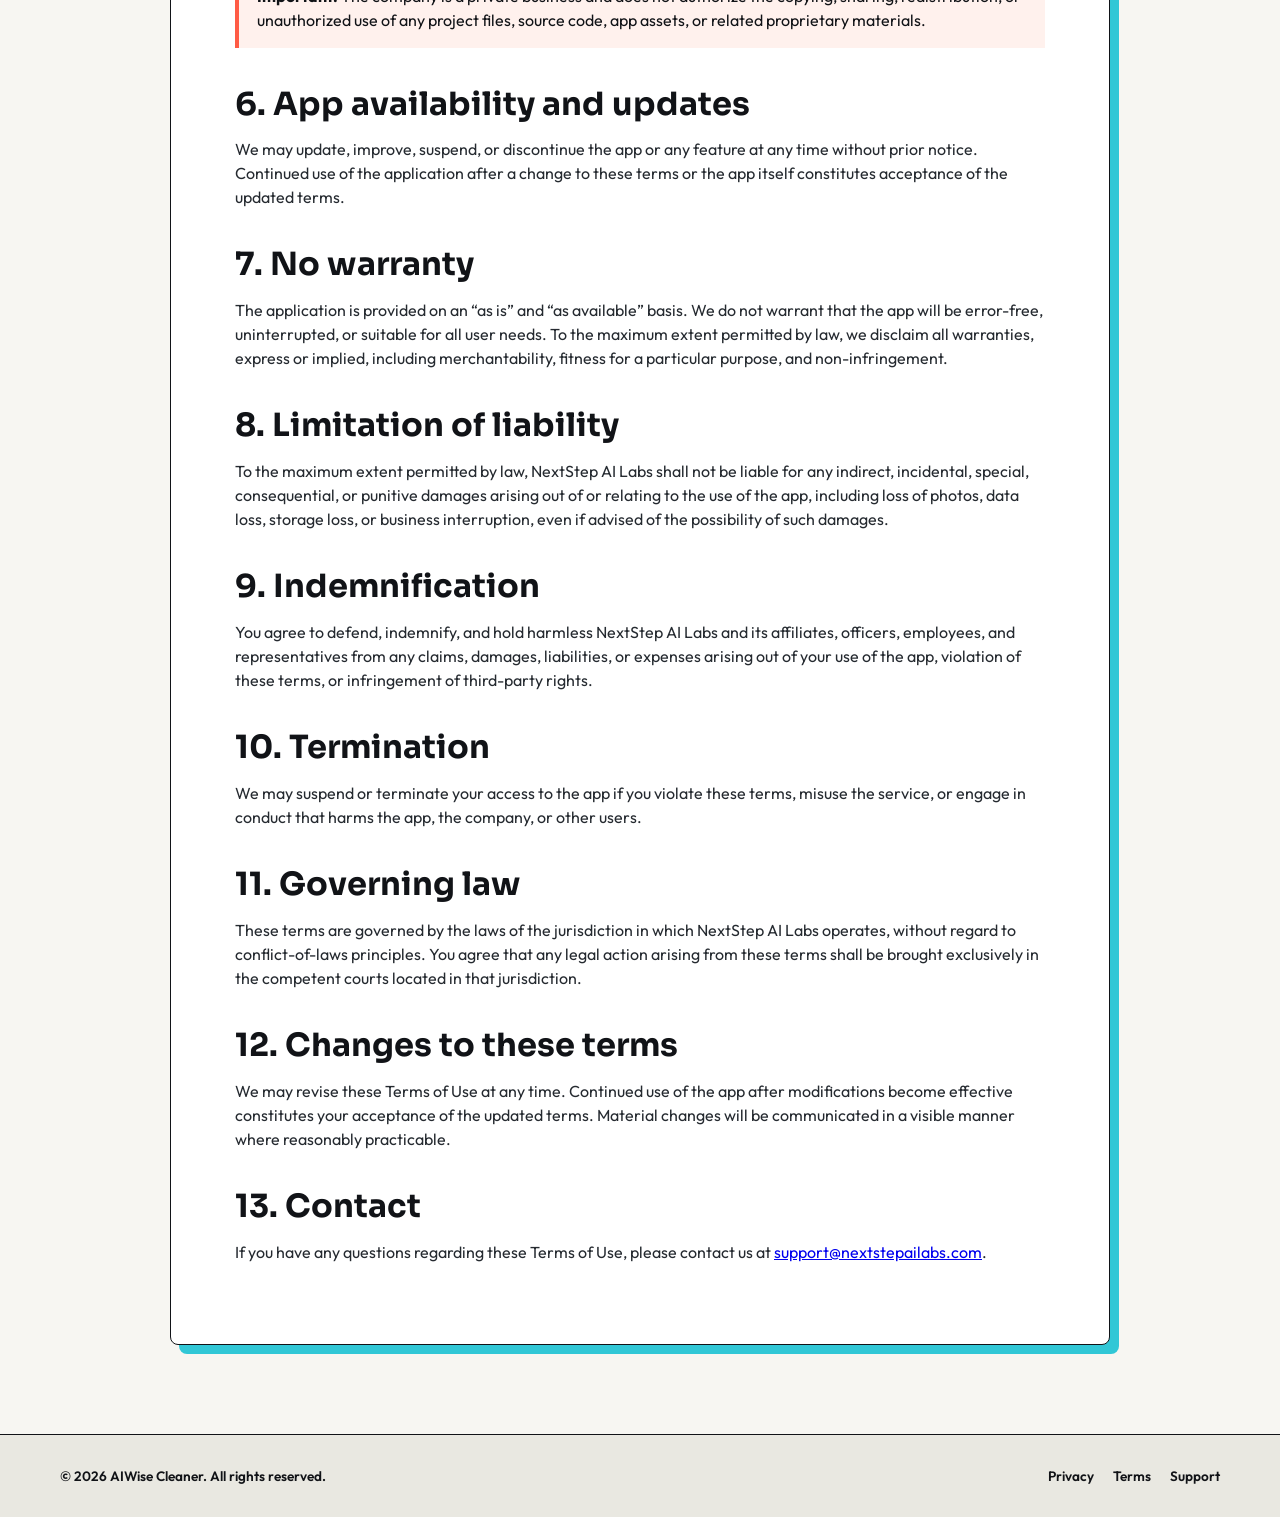
<file: terms.html>
<!doctype html>
<html lang="en">
  <head>
    <meta charset="UTF-8" />
    <meta name="viewport" content="width=device-width, initial-scale=1.0" />
    <title>Terms of Use | AIWise Cleaner</title>
    <meta
      name="description"
      content="Terms of use for AIWise Cleaner, including app usage, user responsibilities, privacy commitments, and intellectual property protections."
    />
    <link rel="preconnect" href="https://fonts.googleapis.com" />
    <link rel="preconnect" href="https://fonts.gstatic.com" crossorigin />
    <link
      href="https://fonts.googleapis.com/css2?family=Outfit:wght@300;400;500;600;700;800&family=Sora:wght@500;600;700&display=swap"
      rel="stylesheet"
    />
    <link rel="stylesheet" href="../styles.css" />
  </head>
  <body>
    <div class="page-noise"></div>

    <header class="site-header">
      <div class="container nav-wrap">
        <a class="brand" href="/AIWiseCleaner/" aria-label="AIWise Cleaner home">
          <span class="brand-mark">A</span>
          <span class="brand-text">AIWise Cleaner</span>
        </a>

        <nav id="site-nav" class="site-nav">
          <a href="/AIWiseCleaner/#features">Features</a>
          <a href="/AIWiseCleaner/#how">How It Works</a>
          <a href="/AIWiseCleaner/#faq">FAQ</a>
          <a class="nav-cta" href="/AIWiseCleaner/#download">Get App</a>
        </nav>
      </div>
    </header>

    <main class="policy-shell">
      <div class="container">
        <article class="policy-card">
          <p class="eyebrow">TERMS OF USE</p>
          <h1>AIWise Cleaner Terms of Use</h1>
          <div class="policy-meta">
            Effective date: August 18, 2026<br />
            Company: NextStep AI Labs
          </div>

          <div class="policy-article">
            <p>
              These Terms of Use govern your use of AIWise Cleaner, an application provided by NextStep AI Labs.
              By downloading, installing, accessing, or using the app, you agree to be bound by these terms and
              all applicable laws and regulations. If you do not agree to these terms, do not use the application.
            </p>

            <h2>1. Scope of service</h2>
            <p>
              AIWise Cleaner is a mobile photo cleanup application intended to help users identify duplicate or
              similar images, review groups of photos, and remove unwanted images from their device gallery. The
              app is designed to provide a user-controlled cleanup experience for personal photo libraries on iOS
              and Android devices.
            </p>

            <h2>2. User responsibilities</h2>
            <p>You agree that you are responsible for:</p>
            <ul>
              <li>Using the app in accordance with applicable laws and the rights of third parties.</li>
              <li>Reviewing all suggested matches before deleting any image from your device.</li>
              <li>Ensuring that you have the legal right to manage, review, and remove the photos stored on your device.</li>
              <li>Using the app only for lawful personal library management and not for unlawful, abusive, or harmful activity.</li>
            </ul>

            <h2>3. No automatic deletion</h2>
            <p>
              AIWise Cleaner does not delete photos automatically. The app presents suggested matches and requires
              the user to review and confirm any deletion action. The user remains responsible for any final decision
              to remove images from the device.
            </p>

            <h2>4. Privacy and local processing</h2>
            <p>
              AIWise Cleaner is designed to process photo-related activity locally on the user’s device and does not
              rely on remote server processing as part of the core cleanup workflow. Your privacy matters to us, and
              we encourage you to review our privacy policy for a full description of data handling and user controls.
            </p>

            <h2>5. Intellectual property</h2>
            <p>
              All software, source code, app interfaces, design assets, documentation, product materials, and related
              content associated with AIWise Cleaner are proprietary to NextStep AI Labs and protected by applicable
              intellectual property laws.
            </p>
            <p>
              You may not copy, reproduce, distribute, publish, reverse engineer, decompile, modify, repurpose,
              sublicense, or otherwise disclose any part of the application, codebase, design, documentation, or
              proprietary materials without prior written authorization from NextStep AI Labs.
            </p>
            <div class="callout">
              <strong>Important:</strong> The company is a private business and does not authorize the copying, sharing, redistribution, or unauthorized use of any project files, source code, app assets, or related proprietary materials.
            </div>

            <h2>6. App availability and updates</h2>
            <p>
              We may update, improve, suspend, or discontinue the app or any feature at any time without prior notice.
              Continued use of the application after a change to these terms or the app itself constitutes acceptance
              of the updated terms.
            </p>

            <h2>7. No warranty</h2>
            <p>
              The application is provided on an “as is” and “as available” basis. We do not warrant that the app will
              be error-free, uninterrupted, or suitable for all user needs. To the maximum extent permitted by law,
              we disclaim all warranties, express or implied, including merchantability, fitness for a particular
              purpose, and non-infringement.
            </p>

            <h2>8. Limitation of liability</h2>
            <p>
              To the maximum extent permitted by law, NextStep AI Labs shall not be liable for any indirect,
              incidental, special, consequential, or punitive damages arising out of or relating to the use of the
              app, including loss of photos, data loss, storage loss, or business interruption, even if advised of
              the possibility of such damages.
            </p>

            <h2>9. Indemnification</h2>
            <p>
              You agree to defend, indemnify, and hold harmless NextStep AI Labs and its affiliates, officers,
              employees, and representatives from any claims, damages, liabilities, or expenses arising out of your
              use of the app, violation of these terms, or infringement of third-party rights.
            </p>

            <h2>10. Termination</h2>
            <p>
              We may suspend or terminate your access to the app if you violate these terms, misuse the service, or
              engage in conduct that harms the app, the company, or other users.
            </p>

            <h2>11. Governing law</h2>
            <p>
              These terms are governed by the laws of the jurisdiction in which NextStep AI Labs operates, without
              regard to conflict-of-laws principles. You agree that any legal action arising from these terms shall be
              brought exclusively in the competent courts located in that jurisdiction.
            </p>

            <h2>12. Changes to these terms</h2>
            <p>
              We may revise these Terms of Use at any time. Continued use of the app after modifications become
              effective constitutes your acceptance of the updated terms. Material changes will be communicated in a
              visible manner where reasonably practicable.
            </p>

            <h2>13. Contact</h2>
            <p>
              If you have any questions regarding these Terms of Use, please contact us at
              <a href="mailto:support@nextstepailabs.com">support@nextstepailabs.com</a>.
            </p>
          </div>
        </article>
      </div>
    </main>

    <footer class="site-footer">
      <div class="container footer-wrap">
        <span>© <span id="year"></span> AIWise Cleaner. All rights reserved.</span>
        <nav>
          <a href="privacy.html">Privacy</a>
          <a href="terms.html">Terms</a>
          <a href="mailto:support@nextstepailabs.com">Support</a>
        </nav>
      </div>
    </footer>

    <script src="../script.js"></script>
  </body>
</html>
</file>
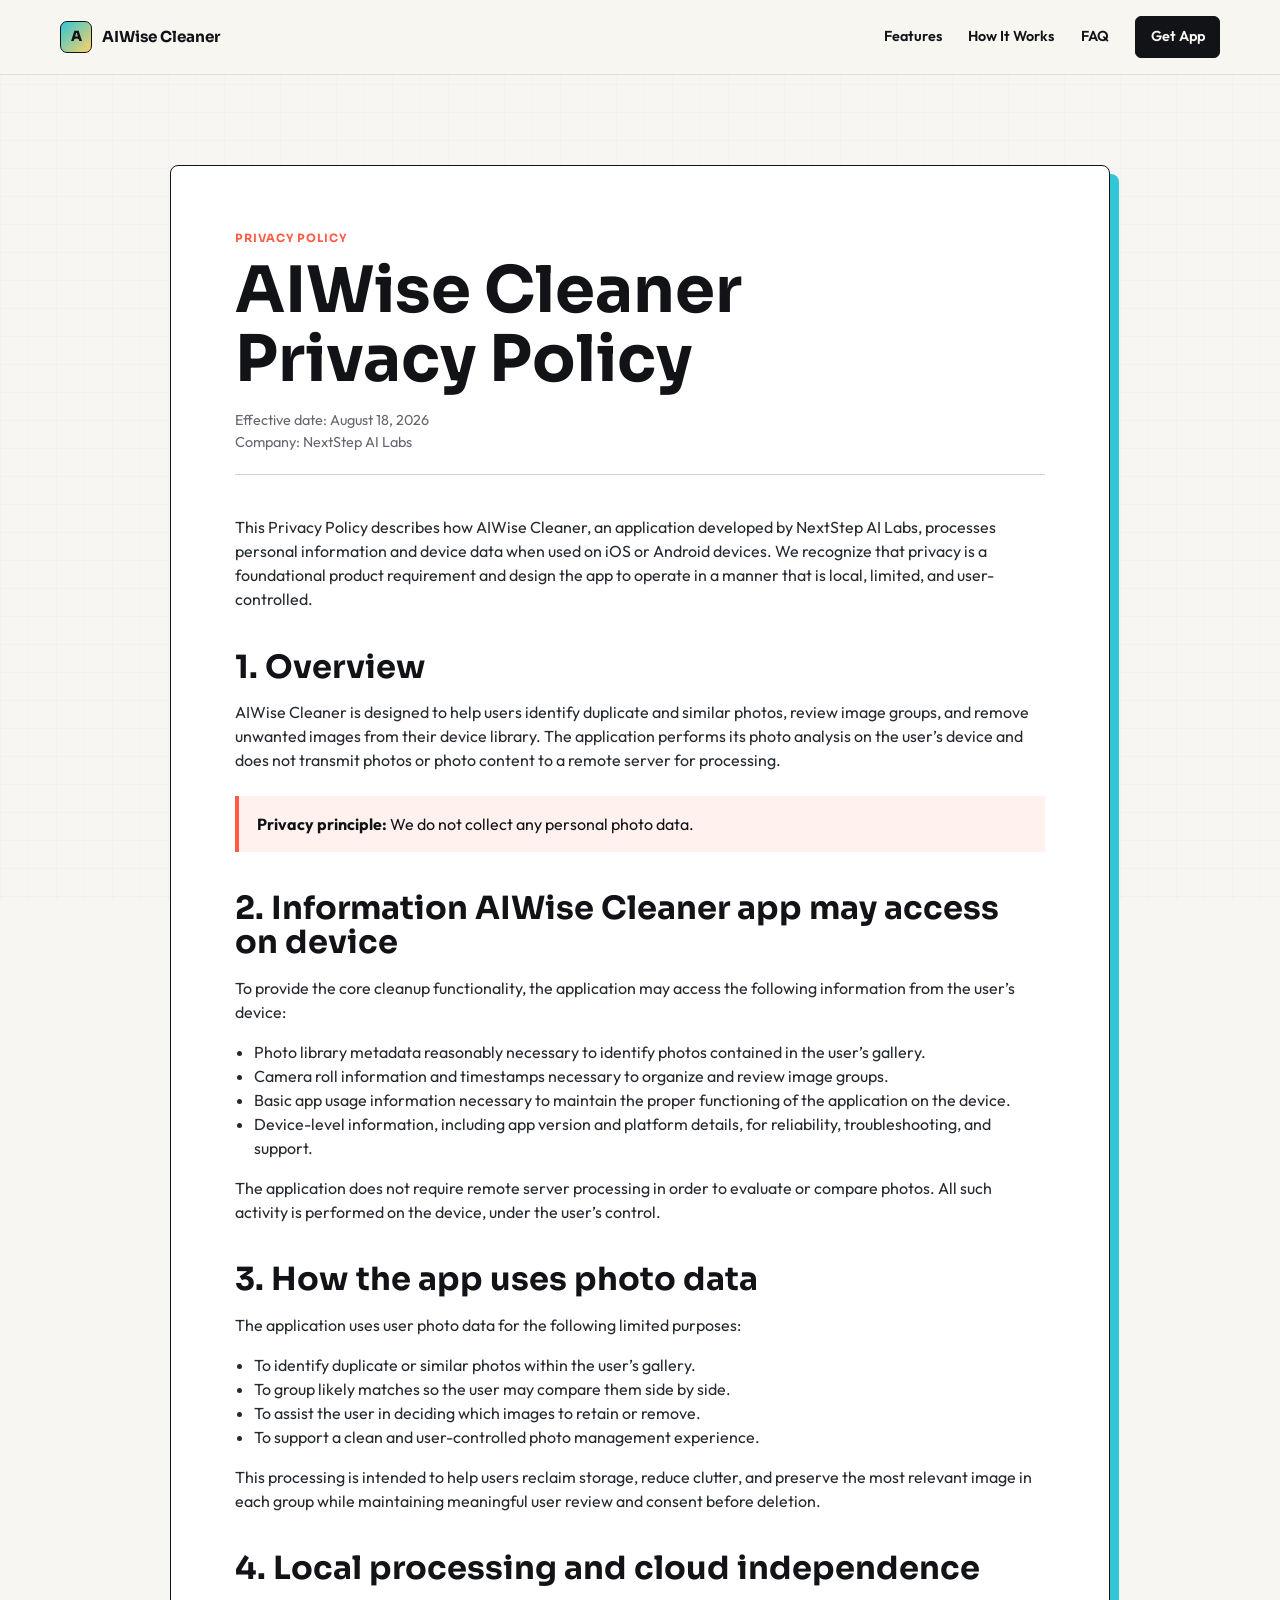
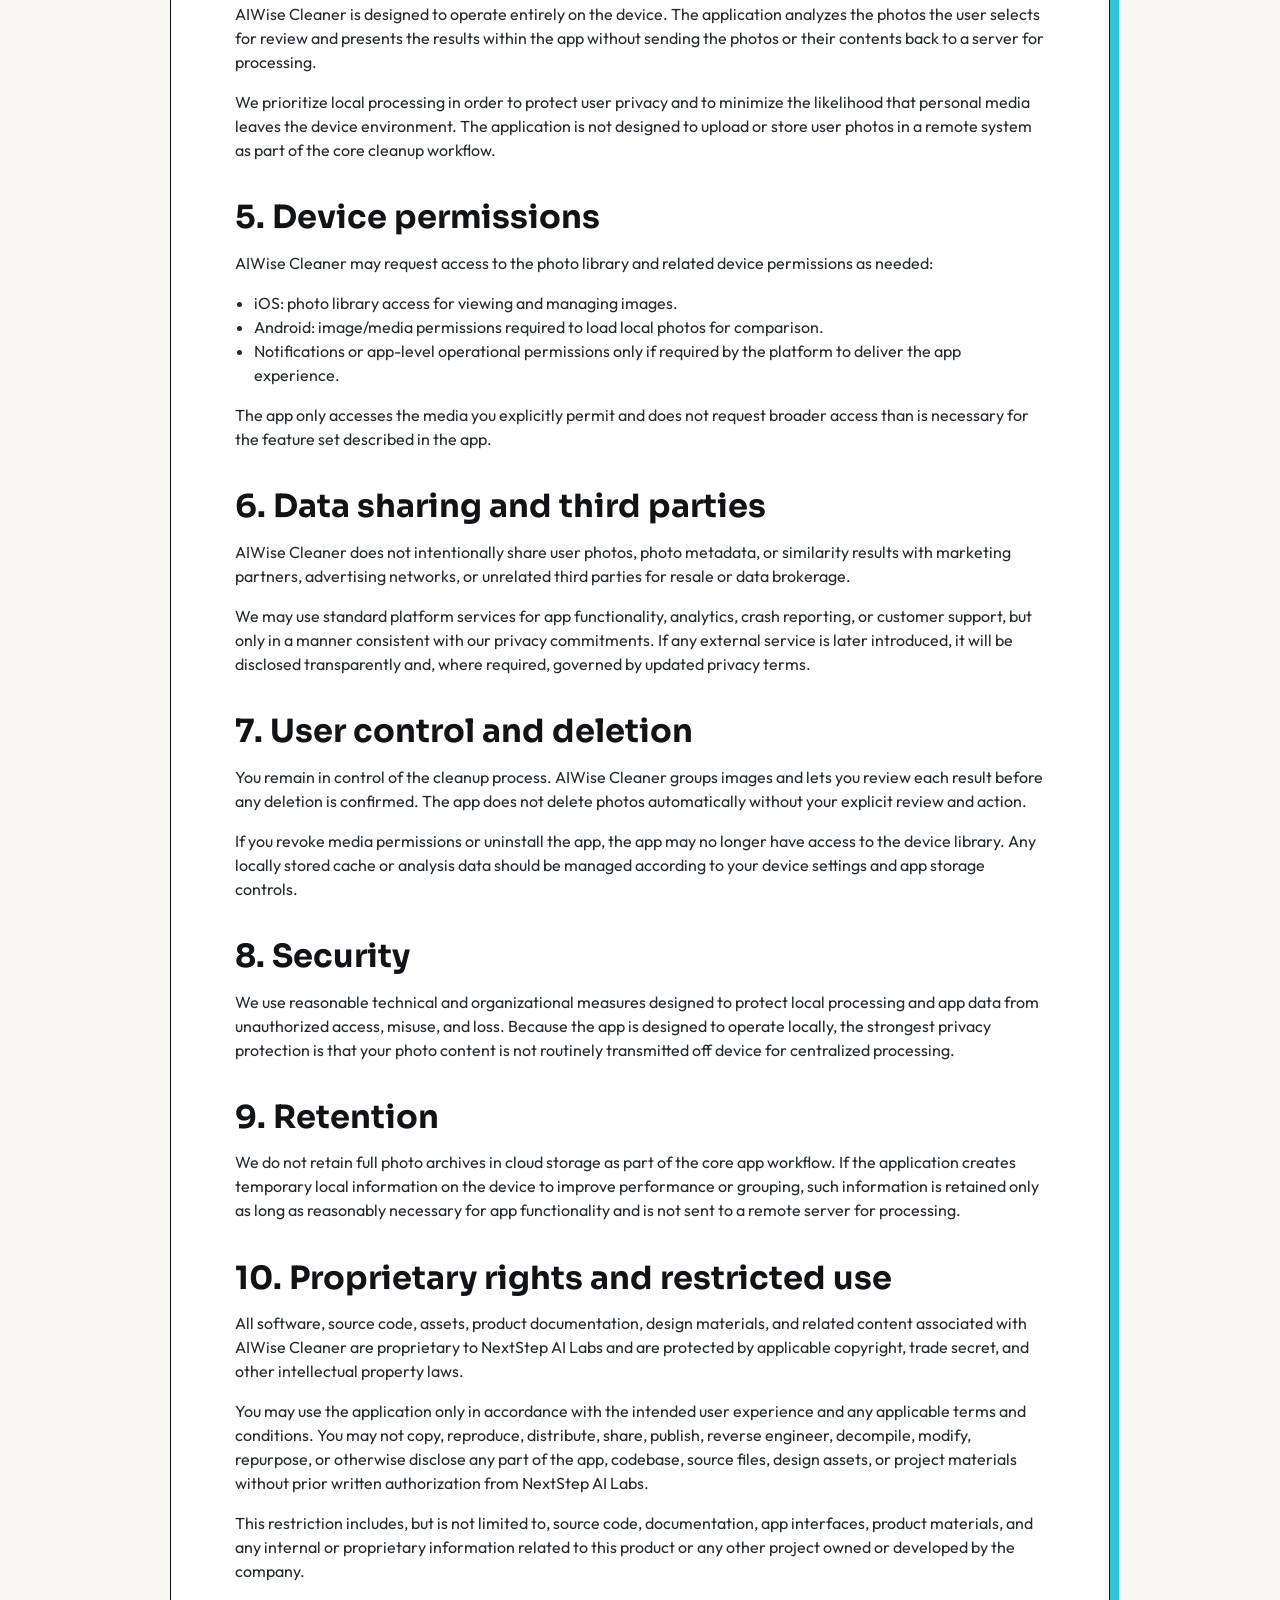
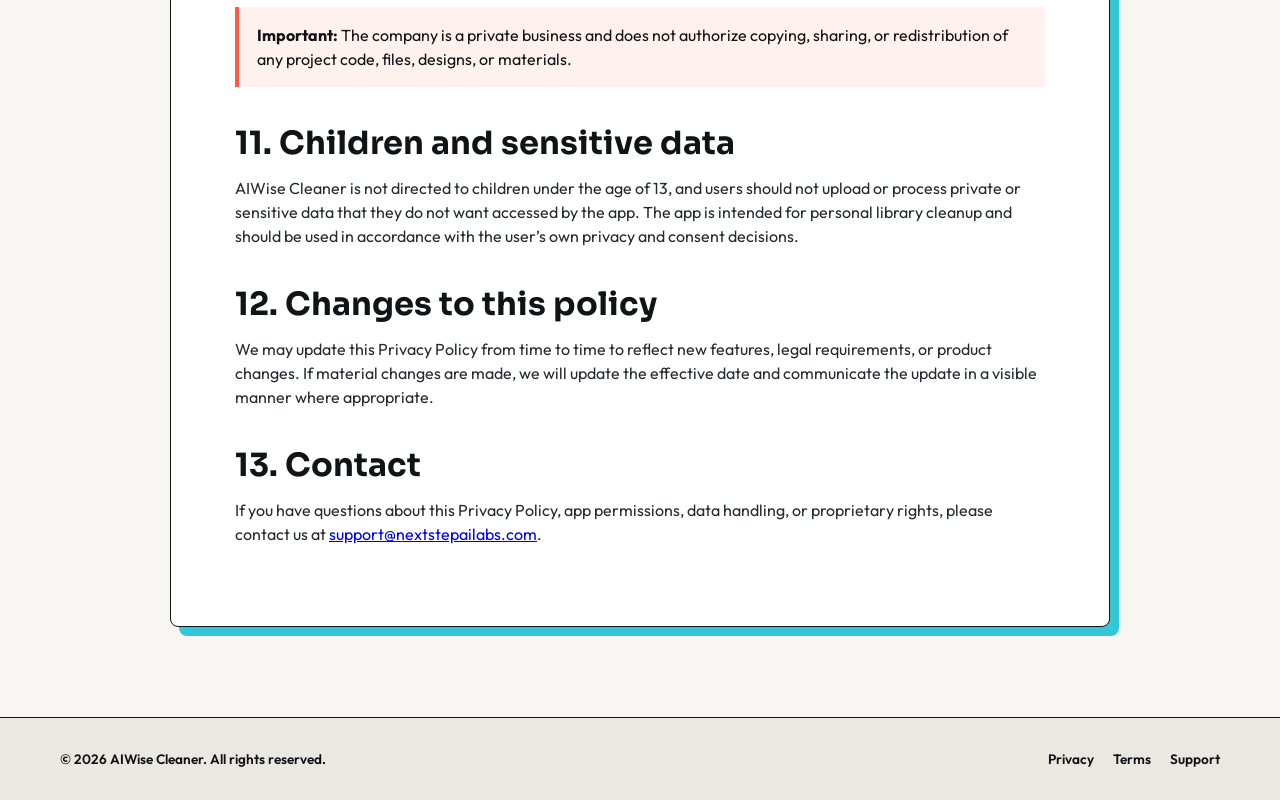
<file: AIWiseCleaner/privacy.html>
<!doctype html>
<html lang="en">
  <head>
    <meta charset="UTF-8" />
    <meta name="viewport" content="width=device-width, initial-scale=1.0" />
    <title>Privacy Policy | AIWise Cleaner</title>
    <meta
      name="description"
      content="Privacy policy for AIWise Cleaner, including on-device photo analysis, permissions, data handling, and proprietary software protections."
    />
    <link rel="preconnect" href="https://fonts.googleapis.com" />
    <link rel="preconnect" href="https://fonts.gstatic.com" crossorigin />
    <link
      href="https://fonts.googleapis.com/css2?family=Outfit:wght@300;400;500;600;700;800&family=Sora:wght@500;600;700&display=swap"
      rel="stylesheet"
    />
    <link rel="stylesheet" href="../styles.css" />
  </head>
  <body>
    <div class="page-noise"></div>

    <header class="site-header">
      <div class="container nav-wrap">
        <a class="brand" href="/AIWiseCleaner/" aria-label="AIWise Cleaner home">
          <span class="brand-mark">A</span>
          <span class="brand-text">AIWise Cleaner</span>
        </a>

        <nav id="site-nav" class="site-nav">
          <a href="/AIWiseCleaner/#features">Features</a>
          <a href="/AIWiseCleaner/#how">How It Works</a>
          <a href="/AIWiseCleaner/#faq">FAQ</a>
          <a class="nav-cta" href="/AIWiseCleaner/#download">Get App</a>
        </nav>
      </div>
    </header>

    <main class="policy-shell">
      <div class="container">
        <article class="policy-card">
          <p class="eyebrow">PRIVACY POLICY</p>
          <h1>AIWise Cleaner Privacy Policy</h1>
          <div class="policy-meta">
            Effective date: August 18, 2026<br />
            Company: NextStep AI Labs
          </div>

          <div class="policy-article">
            <p>
              This Privacy Policy describes how AIWise Cleaner, an application developed by NextStep AI Labs,
              processes personal information and device data when used on iOS or Android devices. We recognize
              that privacy is a foundational product requirement and design the app to operate in a manner that is
              local, limited, and user-controlled.
            </p>

            <h2>1. Overview</h2>
            <p>
              AIWise Cleaner is designed to help users identify duplicate and similar photos, review image groups,
              and remove unwanted images from their device library. The application performs its photo analysis on
              the user’s device and does not transmit photos or photo content to a remote server for processing.
            </p>

            <div class="callout">
              <strong>Privacy principle:</strong> We do not collect any personal photo data.
            </div>

            <h2>2. Information AIWise Cleaner app may access on device </h2>
            <p>To provide the core cleanup functionality, the application may access the following information from the user’s device:</p>
            <ul>
              <li>Photo library metadata reasonably necessary to identify photos contained in the user’s gallery.</li>
              <li>Camera roll information and timestamps necessary to organize and review image groups.</li>
              <li>Basic app usage information necessary to maintain the proper functioning of the application on the device.</li>
              <li>Device-level information, including app version and platform details, for reliability, troubleshooting, and support.</li>
            </ul>
            <p>
              The application does not require remote server processing in order to evaluate or compare photos. All
              such activity is performed on the device, under the user’s control.
            </p>

            <h2>3. How the app uses photo data</h2>
            <p>The application uses user photo data for the following limited purposes:</p>
            <ul>
              <li>To identify duplicate or similar photos within the user’s gallery.</li>
              <li>To group likely matches so the user may compare them side by side.</li>
              <li>To assist the user in deciding which images to retain or remove.</li>
              <li>To support a clean and user-controlled photo management experience.</li>
            </ul>
            <p>
              This processing is intended to help users reclaim storage, reduce clutter, and preserve the most
              relevant image in each group while maintaining meaningful user review and consent before deletion.
            </p>

            <h2>4. Local processing and cloud independence</h2>
            <p>
              AIWise Cleaner is designed to operate entirely on the device. The application analyzes the photos the
              user selects for review and presents the results within the app without sending the photos or their
              contents back to a server for processing.
            </p>
            <p>
              We prioritize local processing in order to protect user privacy and to minimize the likelihood that
              personal media leaves the device environment. The application is not designed to upload or store user
              photos in a remote system as part of the core cleanup workflow.
            </p>

            <h2>5. Device permissions</h2>
            <p>AIWise Cleaner may request access to the photo library and related device permissions as needed:</p>
            <ul>
              <li>iOS: photo library access for viewing and managing images.</li>
              <li>Android: image/media permissions required to load local photos for comparison.</li>
              <li>Notifications or app-level operational permissions only if required by the platform to deliver the app experience.</li>
            </ul>
            <p>
              The app only accesses the media you explicitly permit and does not request broader access than is
              necessary for the feature set described in the app.
            </p>

            <h2>6. Data sharing and third parties</h2>
            <p>
              AIWise Cleaner does not intentionally share user photos, photo metadata, or similarity results with
              marketing partners, advertising networks, or unrelated third parties for resale or data brokerage.
            </p>
            <p>
              We may use standard platform services for app functionality, analytics, crash reporting, or customer
              support, but only in a manner consistent with our privacy commitments. If any external service is later
              introduced, it will be disclosed transparently and, where required, governed by updated privacy terms.
            </p>

            <h2>7. User control and deletion</h2>
            <p>
              You remain in control of the cleanup process. AIWise Cleaner groups images and lets you review each
              result before any deletion is confirmed. The app does not delete photos automatically without your
              explicit review and action.
            </p>
            <p>
              If you revoke media permissions or uninstall the app, the app may no longer have access to the
              device library. Any locally stored cache or analysis data should be managed according to your device
              settings and app storage controls.
            </p>

            <h2>8. Security</h2>
            <p>
              We use reasonable technical and organizational measures designed to protect local processing and app
              data from unauthorized access, misuse, and loss. Because the app is designed to operate locally, the
              strongest privacy protection is that your photo content is not routinely transmitted off device for
              centralized processing.
            </p>

            <h2>9. Retention</h2>
            <p>
              We do not retain full photo archives in cloud storage as part of the core app workflow. If the
              application creates temporary local information on the device to improve performance or grouping, such
              information is retained only as long as reasonably necessary for app functionality and is not sent to a
              remote server for processing.
            </p>

            <h2>10. Proprietary rights and restricted use</h2>
            <p>
              All software, source code, assets, product documentation, design materials, and related content
              associated with AIWise Cleaner are proprietary to NextStep AI Labs and are protected by applicable
              copyright, trade secret, and other intellectual property laws.
            </p>
            <p>
              You may use the application only in accordance with the intended user experience and any applicable
              terms and conditions. You may not copy, reproduce, distribute, share, publish, reverse engineer,
              decompile, modify, repurpose, or otherwise disclose any part of the app, codebase, source files,
              design assets, or project materials without prior written authorization from NextStep AI Labs.
            </p>
            <p>
              This restriction includes, but is not limited to, source code, documentation, app interfaces,
              product materials, and any internal or proprietary information related to this product or any other
              project owned or developed by the company.
            </p>
            <div class="callout">
              <strong>Important:</strong> The company is a private business and does not authorize copying, sharing, or redistribution of any project code, files, designs, or materials.
            </div>

            <h2>11. Children and sensitive data</h2>
            <p>
              AIWise Cleaner is not directed to children under the age of 13, and users should not upload or process
              private or sensitive data that they do not want accessed by the app. The app is intended for personal
              library cleanup and should be used in accordance with the user’s own privacy and consent decisions.
            </p>

            <h2>12. Changes to this policy</h2>
            <p>
              We may update this Privacy Policy from time to time to reflect new features, legal requirements, or
              product changes. If material changes are made, we will update the effective date and communicate the
              update in a visible manner where appropriate.
            </p>

            <h2>13. Contact</h2>
            <p>
              If you have questions about this Privacy Policy, app permissions, data handling, or proprietary rights,
              please contact us at <a href="mailto:support@nextstepailabs.com">support@nextstepailabs.com</a>.
            </p>
          </div>
        </article>
      </div>
    </main>

    <footer class="site-footer">
      <div class="container footer-wrap">
        <span>© <span id="year"></span> AIWise Cleaner. All rights reserved.</span>
        <nav>
          <a href="/AIWiseCleaner/privacy.html">Privacy</a>
          <a href="/AIWiseCleaner/terms.html">Terms</a>
          <a href="mailto:support@nextstepailabs.com">Support</a>
        </nav>
      </div>
    </footer>

    <script src="../script.js"></script>
  </body>
</html>
</file>
<file: styles.css>
:root {
  --ink: #111317;
  --ink-soft: #252a30;
  --paper: #f7f6f2;
  --paper-deep: #e9e8e1;
  --signal: #31c7d6;
  --signal-dark: #1598ac;
  --gold: #ffd166;
  --hot: #ff5b45;
  --muted: #64686e;
  --line: #d5d5ce;
  --card: #ffffff;
  --shadow: 0 20px 50px rgba(17, 19, 23, 0.12);
}

* { box-sizing: border-box; }
html { scroll-behavior: smooth; }
body { margin: 0; color: var(--ink); background: var(--paper); font-family: "Outfit", sans-serif; line-height: 1.5; }
body::before { position: fixed; inset: 0; z-index: -2; content: ""; opacity: 0.42; background-image: linear-gradient(rgba(17, 19, 23, 0.045) 1px, transparent 1px), linear-gradient(90deg, rgba(17, 19, 23, 0.045) 1px, transparent 1px); background-size: 28px 28px; pointer-events: none; }
.page-noise { display: none; }
.container { width: min(1160px, calc(100% - 48px)); margin: 0 auto; }

.site-header { position: sticky; top: 0; z-index: 20; border-bottom: 1px solid rgba(17, 19, 23, 0.1); background: rgba(247, 246, 242, 0.86); backdrop-filter: blur(16px); }
.nav-wrap { display: flex; align-items: center; justify-content: space-between; min-height: 74px; }
.brand { display: inline-flex; align-items: center; gap: 0.65rem; color: var(--ink); font-family: "Sora", sans-serif; font-size: 0.95rem; font-weight: 700; text-decoration: none; }
.brand-mark { display: grid; width: 32px; height: 32px; place-items: center; border: 1px solid var(--ink); border-radius: 7px; background: linear-gradient(135deg, var(--signal), var(--gold)); color: var(--ink); font-size: 0.88rem; font-weight: 800; }
.brand-text { letter-spacing: 0; }
.site-nav { display: flex; align-items: center; gap: 1.65rem; }
.site-nav a { color: var(--ink); font-size: 0.9rem; font-weight: 600; text-decoration: none; transition: color 0.2s ease; }
.site-nav a:hover { color: var(--hot); }
.site-nav .nav-cta { padding: 0.58rem 0.9rem; border: 1px solid var(--ink); border-radius: 6px; background: var(--ink); color: var(--paper); }
.site-nav .nav-cta:hover { background: var(--signal); color: var(--ink); }
.menu-toggle { display: none; width: 42px; height: 38px; padding: 0; border: 1px solid var(--ink); border-radius: 6px; background: var(--paper); align-items: center; justify-content: center; gap: 4px; flex-direction: column; }
.menu-toggle span { width: 18px; height: 2px; background: var(--ink); }

.hero { position: relative; min-height: calc(100vh - 74px); padding: clamp(4.5rem, 9vw, 8.5rem) 0 4.5rem; overflow: hidden; }
.hero::after { position: absolute; right: -8rem; bottom: -10rem; z-index: -1; width: min(52vw, 660px); aspect-ratio: 1; border-radius: 50%; background: var(--signal); content: ""; opacity: 0.92; }
.hero-bg-shape { position: absolute; z-index: -1; pointer-events: none; }
.hero-bg-shape-1 { top: 14%; right: 10%; width: 12px; height: 12px; border-radius: 50%; background: var(--hot); box-shadow: 32px 65px 0 var(--ink), -94px 93px 0 var(--hot); }
.hero-bg-shape-2 { left: -4rem; bottom: 11%; width: 11rem; height: 11rem; border: 1px solid var(--ink); transform: rotate(28deg); }
.hero-grid { display: grid; grid-template-columns: minmax(0, 1.08fr) minmax(320px, 0.74fr); gap: clamp(2rem, 7vw, 7rem); align-items: center; }
.eyebrow { margin: 0; color: var(--hot); font-family: "Sora", sans-serif; font-size: 0.71rem; font-weight: 700; letter-spacing: 0.09em; }
h1, h2, h3 { font-family: "Sora", sans-serif; letter-spacing: 0; line-height: 1.08; }
h1 { max-width: 760px; margin: 0.8rem 0 1.25rem; font-size: clamp(3rem, 6.7vw, 6.1rem); }
h2 { margin: 0.7rem 0; font-size: clamp(2rem, 4vw, 3.5rem); }
h3 { font-size: 1.1rem; }
.hero-sub { max-width: 52ch; margin: 0; color: var(--ink-soft); font-size: 1.12rem; }
.hero-actions { display: flex; flex-wrap: wrap; gap: 0.65rem; margin: 2rem 0 1.15rem; }
.store-badge { display: inline-flex; min-width: 178px; flex-direction: column; gap: 0.1rem; padding: 0.75rem 0.95rem; border: 1px solid var(--ink); border-radius: 6px; background: var(--card); color: var(--ink); font-weight: 600; text-decoration: none; transition: transform 0.2s ease, background 0.2s ease, box-shadow 0.2s ease; }
.store-badge strong { font-size: 0.94rem; }
.store-badge span { color: var(--muted); font-size: 0.76rem; }
.store-badge.primary { background: var(--ink); color: var(--paper); }
.store-badge.primary span { color: #c5c6c1; }
.store-badge:hover { box-shadow: 5px 5px 0 var(--hot); transform: translate(-2px, -2px); }
.store-badge.primary:hover { background: var(--signal); color: var(--ink); }
.store-badge.primary:hover span { color: var(--ink-soft); }
.quick-points { display: flex; flex-wrap: wrap; gap: 0.45rem 1.25rem; margin: 0; padding: 0; color: var(--muted); font-size: 0.87rem; font-weight: 600; list-style: none; }
.quick-points li::before { margin-right: 0.45rem; color: var(--hot); content: "+"; }

.hero-panel { position: relative; }
.phone-mock { width: min(338px, 82vw); margin-inline: auto; padding: 9px; border: 1px solid var(--ink); border-radius: 30px; background: var(--ink); box-shadow: 12px 14px 0 var(--gold), var(--shadow); transform: rotate(4deg); }
.phone-notch { position: relative; z-index: 1; width: 36%; height: 16px; margin: 0 auto -4px; border-radius: 0 0 10px 10px; background: var(--ink); }
.phone-screen { margin: 0; padding: 1.1rem; border-radius: 22px; background: #f2f1eb; }
.screen-title { margin: 0; font-size: 0.8rem; font-weight: 700; }
.meter-wrap { display: grid; place-items: center; margin: 1rem 0 1.15rem; }
.meter-ring { display: grid; position: relative; width: 144px; height: 144px; place-items: center; border-radius: 50%; background: conic-gradient(var(--signal-dark) 0 292deg, #d2d2cb 292deg 360deg); text-align: center; }
.meter-ring::before { position: absolute; inset: 12px; border-radius: 50%; background: #f2f1eb; content: ""; }
.meter-ring span, .meter-ring small { position: relative; z-index: 1; }
.meter-ring span { display: block; font-family: "Sora", sans-serif; font-size: 1.22rem; font-weight: 700; }
.meter-ring small { display: block; width: 78px; color: var(--muted); font-size: 0.68rem; line-height: 1.2; }
.screen-stats { display: grid; grid-template-columns: repeat(3, 1fr); gap: 0.45rem; margin-bottom: 0.8rem; }
.screen-stats div { padding: 0.55rem 0.35rem; border: 1px solid var(--line); border-radius: 5px; background: var(--card); }
.screen-stats strong { display: block; font-family: "Sora", sans-serif; font-size: 0.82rem; }
.screen-stats span { display: block; color: var(--muted); font-size: 0.62rem; line-height: 1.1; }
.screen-button { width: 100%; padding: 0.74rem; border: 1px solid var(--ink); border-radius: 5px; background: var(--signal); color: var(--ink); font: 700 0.82rem "Outfit", sans-serif; }

.strip { border-block: 1px solid var(--ink); background: var(--ink); color: var(--paper); }
.proof-grid { display: grid; grid-template-columns: repeat(4, 1fr); padding: 1.1rem 0; }
.proof-grid article { padding: 0.2rem 1rem; border-right: 1px solid #44484d; text-align: center; }
.proof-grid article:last-child { border-right: 0; }
.proof-grid strong { display: block; color: var(--signal); font-family: "Sora", sans-serif; }
.proof-grid span { font-size: 0.78rem; }
.section { padding: clamp(4.5rem, 8vw, 7.5rem) 0; }
.section-head { max-width: 720px; margin-bottom: 2.4rem; }
.section-head h2 { margin-bottom: 0; }
.feature-grid { display: grid; grid-template-columns: repeat(3, 1fr); gap: 1px; border: 1px solid var(--ink); background: var(--ink); }
.feature-card { min-height: 200px; padding: 1.4rem; background: var(--card); transition: background 0.22s ease, transform 0.22s ease; }
.feature-card:first-child { background: linear-gradient(135deg, var(--signal), var(--gold)); }
.feature-card:hover { background: var(--paper-deep); transform: translateY(-4px); }
.feature-card h3 { margin: 0 0 0.6rem; }
.feature-card p { margin: 0; color: var(--muted); }

.how { color: var(--paper); background: var(--ink); }
.how .eyebrow { color: var(--signal); }
.steps { display: grid; grid-template-columns: repeat(3, 1fr); gap: 1px; border: 1px solid #4e545a; background: #4e545a; }
.step { padding: 1.5rem; background: var(--ink-soft); }
.step:last-child { background: var(--hot); color: var(--ink); }
.step-num { display: inline-grid; width: 30px; height: 30px; place-items: center; border: 1px solid currentColor; border-radius: 50%; color: var(--signal); font-family: "Sora", sans-serif; font-size: 0.75rem; font-weight: 700; }
.step h3 { margin: 2.7rem 0 0.45rem; }
.step p { margin: 0; color: #c6c9c8; }
.step:last-child .step-num, .step:last-child p { color: var(--ink); }
.platform-wrap { display: grid; grid-template-columns: 1.3fr 0.7fr; gap: 2rem; padding: clamp(1.5rem, 4vw, 3rem); border: 1px solid var(--ink); border-radius: 8px; background: linear-gradient(125deg, var(--signal), var(--gold)); }
.platform-wrap p:not(.eyebrow) { max-width: 61ch; margin-bottom: 0; color: var(--ink-soft); }
.platform-chips { display: flex; flex-wrap: wrap; align-content: center; gap: 0.6rem; }
.platform-chips span { padding: 0.55rem 0.75rem; border: 1px solid var(--ink); border-radius: 999px; background: var(--paper); font-size: 0.88rem; font-weight: 700; }

.quote-grid { display: grid; grid-template-columns: repeat(3, 1fr); gap: 1px; border: 1px solid var(--ink); background: var(--ink); }
.quote { margin: 0; padding: 1.3rem; background: var(--card); }
.quote cite { display: block; margin-top: 1rem; color: var(--hot); font-size: 0.82rem; font-style: normal; font-weight: 700; }
.faq-list { display: grid; gap: 0; border-top: 1px solid var(--ink); }
.faq-item { border-bottom: 1px solid var(--ink); }
.faq-question { display: flex; width: 100%; justify-content: space-between; padding: 1.15rem 0; border: 0; background: none; color: var(--ink); cursor: pointer; font: 700 1.05rem "Sora", sans-serif; text-align: left; }
.faq-question::after { content: "+"; font-family: "Outfit", sans-serif; font-size: 1.4rem; line-height: 1; }
.faq-item.open .faq-question::after { content: "-"; }
.faq-answer { max-height: 0; overflow: hidden; transition: max-height 0.3s ease; }
.faq-answer p { max-width: 68ch; margin: 0; padding: 0 2rem 1.15rem 0; color: var(--muted); }
.faq-item.open .faq-answer { max-height: 160px; }
.final-cta { padding-top: 1.25rem; }
.cta-wrap { padding: clamp(2rem, 6vw, 5rem) 1.5rem; border: 1px solid var(--ink); border-radius: 8px; background: var(--hot); color: var(--ink); text-align: center; }
.cta-wrap h2 { max-width: 680px; margin-inline: auto; }
.cta-wrap p { margin: 0; }
.cta-wrap .hero-actions { justify-content: center; }
.cta-wrap .store-badge { background: var(--paper); }
.cta-wrap .store-badge.primary { background: var(--ink); color: var(--paper); }
.site-footer { border-top: 1px solid var(--ink); background: var(--paper-deep); }
.footer-wrap { display: flex; min-height: 82px; align-items: center; justify-content: space-between; gap: 1rem; font-size: 0.85rem; font-weight: 600; }
.footer-wrap nav { display: flex; gap: 1.2rem; }
.footer-wrap a { color: var(--ink); text-decoration: none; }
.footer-wrap a:hover { color: var(--hot); }

.policy-shell { padding: clamp(3rem, 7vw, 6rem) 0; }
.policy-card { max-width: 940px; margin: 0 auto; padding: clamp(1.5rem, 5vw, 4rem); border: 1px solid var(--ink); border-radius: 8px; background: var(--card); box-shadow: 9px 9px 0 var(--signal); }
.policy-card .eyebrow { margin-bottom: 0.6rem; }
.policy-card h1 { margin: 0 0 1rem; font-size: clamp(2.3rem, 5vw, 4.3rem); }
.policy-meta { margin-bottom: 2.5rem; padding-bottom: 1.3rem; border-bottom: 1px solid var(--line); color: var(--muted); font-size: 0.9rem; }
.policy-article h2 { margin-top: 2.4rem; font-size: clamp(1.35rem, 2.6vw, 2rem); }
.policy-article h3 { margin-top: 1.5rem; }
.policy-article p, .policy-article li { color: var(--ink-soft); }
.policy-article ul, .policy-article ol { padding-left: 1.2rem; }
.policy-article .callout { margin: 1.5rem 0; padding: 1rem 1.1rem; border-left: 4px solid var(--hot); background: #fff1ed; }
.reveal { opacity: 0; transform: translateY(18px); transition: opacity 0.55s ease, transform 0.55s ease; }
.reveal.visible { opacity: 1; transform: translateY(0); }
.delay-1 { transition-delay: 0.08s; }
.delay-2 { transition-delay: 0.16s; }

@media (max-width: 900px) {
  .hero-grid, .platform-wrap { grid-template-columns: 1fr; }
  .hero { min-height: auto; }
  .hero-panel { margin-top: 1.5rem; }
  .feature-grid { grid-template-columns: repeat(2, 1fr); }
  .steps, .quote-grid { grid-template-columns: 1fr; }
  .step h3 { margin-top: 1.4rem; }
}
@media (max-width: 680px) {
  .container { width: min(100% - 32px, 1160px); }
  .nav-wrap { min-height: 66px; }
  .menu-toggle { display: inline-flex; }
  .site-nav { position: absolute; top: 58px; right: 16px; display: none; width: min(260px, calc(100vw - 32px)); padding: 0.45rem; border: 1px solid var(--ink); border-radius: 7px; background: var(--paper); box-shadow: 6px 6px 0 var(--signal); flex-direction: column; align-items: stretch; gap: 0; }
  .site-nav.open { display: flex; }
  .site-nav a { padding: 0.7rem; }
  .site-nav .nav-cta { margin-top: 0.35rem; text-align: center; }
  .hero { padding-top: 4rem; }
  h1 { font-size: clamp(2.8rem, 15vw, 4.2rem); }
  .hero-sub { font-size: 1rem; }
  .hero-actions { display: grid; grid-template-columns: 1fr; }
  .store-badge { min-width: 0; }
  .quick-points { display: grid; gap: 0.25rem; }
  .phone-mock { transform: rotate(2deg); }
  .proof-grid, .feature-grid { grid-template-columns: 1fr; }
  .proof-grid article { border-right: 0; border-bottom: 1px solid #44484d; }
  .proof-grid article:last-child { border-bottom: 0; }
  .platform-chips { align-content: flex-start; }
  .footer-wrap { min-height: 110px; padding: 1rem 0; flex-direction: column; justify-content: center; text-align: center; }
  .policy-card { box-shadow: 5px 5px 0 var(--signal); }
}
@media (prefers-reduced-motion: reduce) {
  html { scroll-behavior: auto; }
  *, *::before, *::after { transition-duration: 0.01ms !important; animation-duration: 0.01ms !important; }
}
</file>
